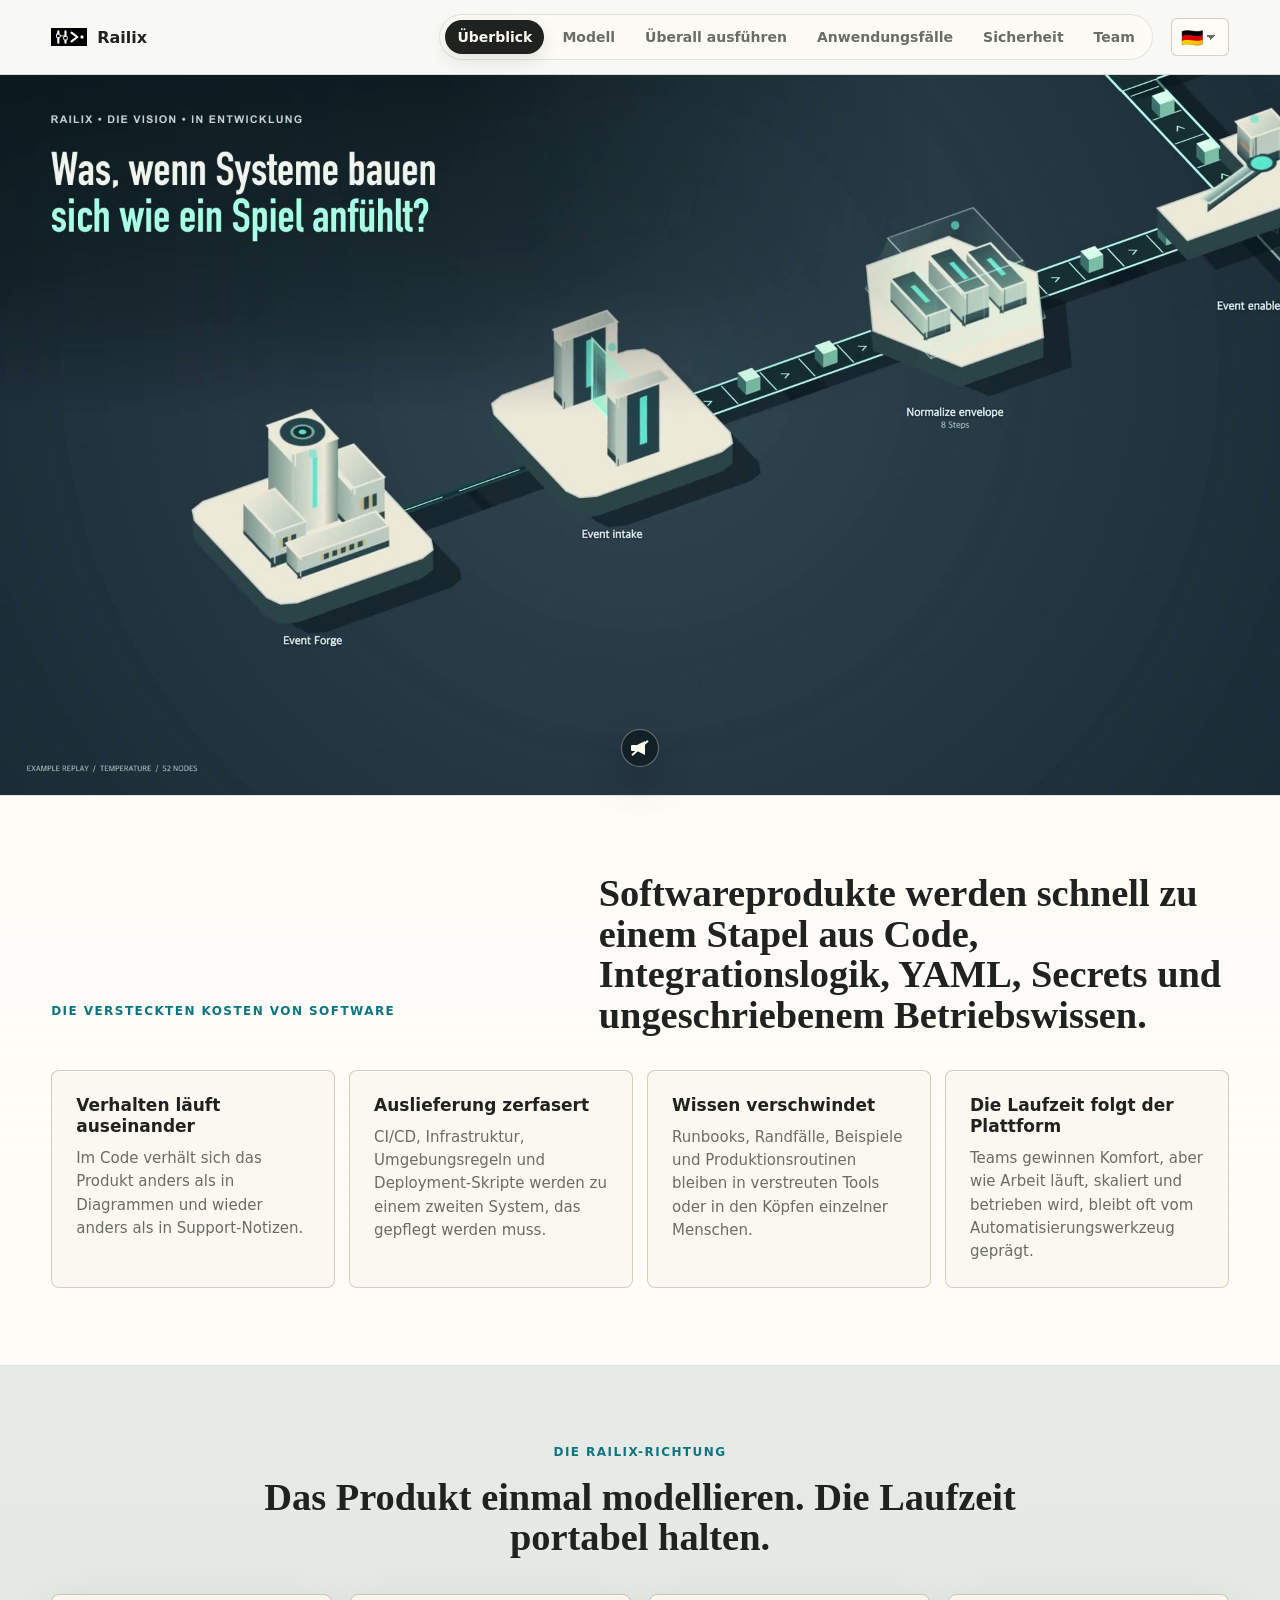
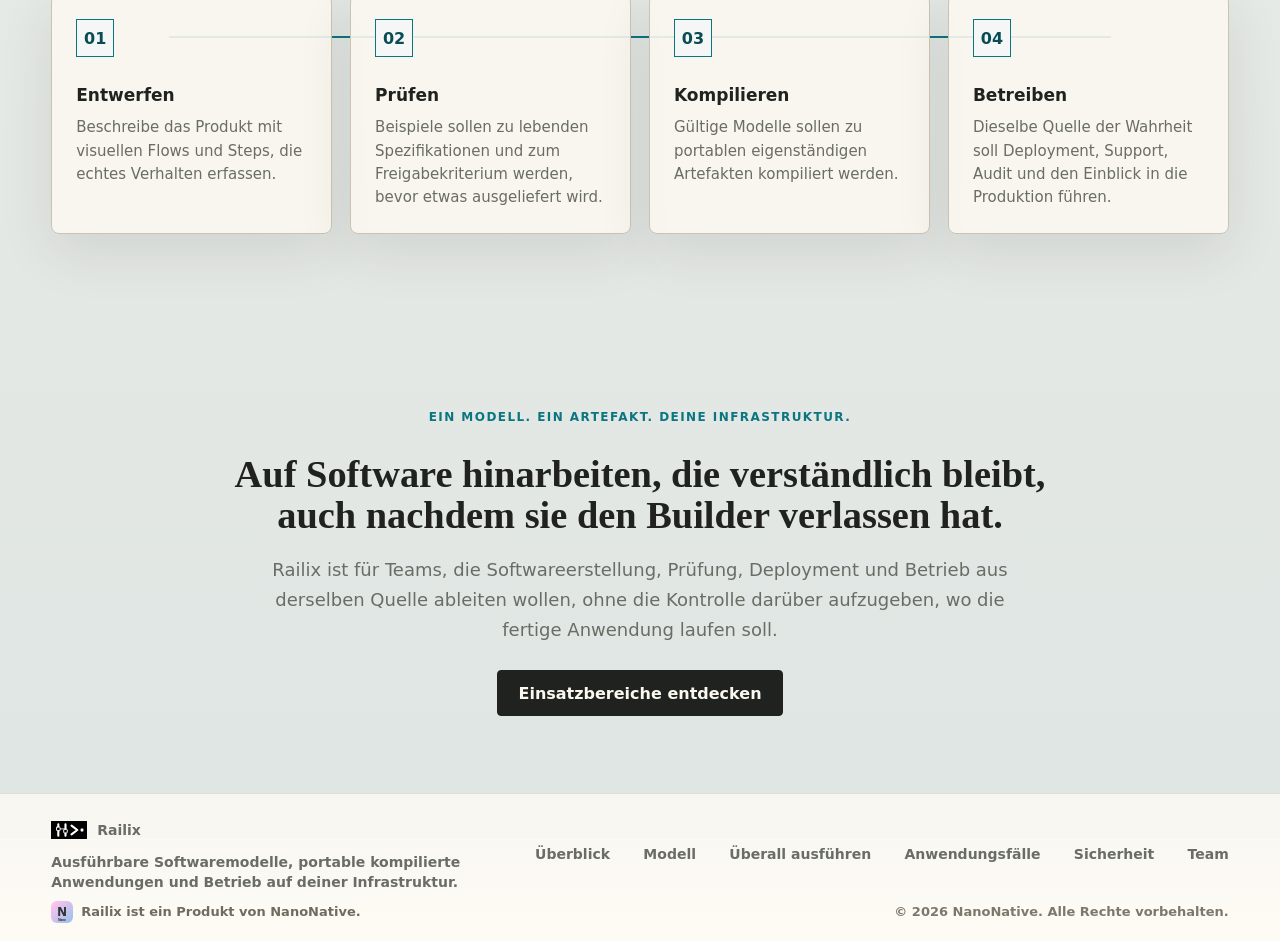
<file: index.html>
<!doctype html>
<html lang="de">
  <head>
    <meta charset="UTF-8" />
    <meta name="viewport" content="width=device-width, initial-scale=1.0" />
    <meta
      name="description"
      content="Railix wird gebaut, damit Teams Softwareprodukte aus einem visuellen ausführbaren Modell modellieren, prüfen, kompilieren, bereitstellen und betreiben können."
    />
    <meta name="author" content="NanoNative Team" />
    <meta name="publisher" content="NanoNative" />
    <link rel="canonical" href="https://railix.mitbauen.space/" />
    <meta property="og:type" content="website" />
    <meta property="og:site_name" content="Railix" />
    <meta property="og:url" content="https://railix.mitbauen.space/" />
    <meta property="og:title" content="Railix | Softwareprodukte aus einem ausführbaren Modell" />
    <meta
      property="og:description"
      content="Railix wird gebaut, damit Teams Softwareprodukte aus einem visuellen ausführbaren Modell modellieren, prüfen, kompilieren, bereitstellen und betreiben können."
    />
    <meta property="og:image" content="https://railix.mitbauen.space/public/railix-vision-de-poster.jpg" />
    <meta property="og:image:secure_url" content="https://railix.mitbauen.space/public/railix-vision-de-poster.jpg" />
    <meta property="og:image:type" content="image/jpeg" />
    <meta property="og:image:width" content="1920" />
    <meta property="og:image:height" content="1080" />
    <meta property="og:image:alt" content="Railix Creator model preview" />
    <meta name="twitter:card" content="summary_large_image" />
    <meta name="twitter:title" content="Railix | Softwareprodukte aus einem ausführbaren Modell" />
    <meta
      name="twitter:description"
      content="Railix wird gebaut, damit Teams Softwareprodukte aus einem visuellen ausführbaren Modell modellieren, prüfen, kompilieren, bereitstellen und betreiben können."
    />
    <meta name="twitter:image" content="https://railix.mitbauen.space/public/railix-vision-de-poster.jpg" />
    <title>Railix | Softwareprodukte aus einem ausführbaren Modell</title>
    <link rel="icon" href="public/railix-favicon.ico" sizes="any" />
    <link rel="icon" href="public/railix-app-icon.svg" type="image/svg+xml" />
    <link rel="apple-touch-icon" href="public/apple-touch-icon.png" />
    <link rel="manifest" href="site.webmanifest" />
    <meta name="theme-color" content="#071316" />
    <link rel="stylesheet" href="styles.css" />
    <script src="messages/de.js" defer></script>
    <script src="messages/en.js" defer></script>
    <script src="i18n.js" defer></script>
  </head>
  <body data-page="home">
    <header class="site-header">
      <a class="brand" href="index.html" aria-label="Railix Startseite">
        <span class="brand-mark"><img src="public/railix-mark.svg" alt="" /></span>
        <span>Railix</span>
      </a>
      <div class="header-actions">
        <button class="menu-toggle" type="button" aria-expanded="false" aria-controls="site-navigation" hidden></button>
        <nav id="site-navigation" class="site-tabs" aria-label="Hauptnavigation">
          <a class="active" href="index.html" data-i18n="nav.overview">Überblick</a>
          <a href="model.html" data-i18n="nav.model">Modell</a>
          <a href="run-anywhere.html" data-i18n="nav.runAnywhere">Überall ausführen</a>
          <a href="use-cases.html" data-i18n="nav.useCases">Anwendungsfälle</a>
          <a href="security.html" data-i18n="nav.security">Sicherheit</a>
          <a href="team.html" data-i18n="nav.team">Team</a>
        </nav>
        <div class="language-switch" aria-label="Sprache wählen">
          <select data-language-switch aria-label="Sprache wählen">
            <option value="de">🇩🇪</option>
            <option value="en">🇬🇧</option>
          </select>
        </div>
      </div>
    </header>

    <main>
      <section class="vision-hero" aria-label="Railix product video">
        <video
          autoplay
          muted
          loop
          playsinline
          preload="auto"
          poster="public/railix-vision-de-poster.jpg"
          aria-label="Railix product video"
          data-focus-video
          data-localized-video
          data-video-src-de="public/railix-vision-de.mp4"
          data-video-poster-de="public/railix-vision-de-poster.jpg"
          data-video-src-en="public/railix-vision.mp4"
          data-video-poster-en="public/railix-vision-poster.jpg"
        ></video>
        <button class="video-audio-toggle" type="button" aria-label="Muted" aria-pressed="false" data-audio-toggle-button data-muted-label="Muted" data-unmuted-label="Sound on">
          <span class="sound-icon" aria-hidden="true"></span>
        </button>
      </section>

      <section class="problem section-band">
        <div class="section-heading">
          <p class="eyebrow" data-i18n="home.problemEyebrow">Die versteckten Kosten von Software</p>
          <h2 data-i18n="home.problemTitle">Softwareprodukte werden schnell zu einem Stapel aus Code, Integrationslogik, YAML, Secrets und ungeschriebenem Betriebswissen.</h2>
        </div>
        <div class="problem-grid">
          <article>
            <h3 data-i18n="home.driftTitle">Verhalten läuft auseinander</h3>
            <p data-i18n="home.driftText">Im Code verhält sich das Produkt anders als in Diagrammen und wieder anders als in Support-Notizen.</p>
          </article>
          <article>
            <h3 data-i18n="home.deliveryTitle">Auslieferung zerfasert</h3>
            <p data-i18n="home.deliveryText">CI/CD, Infrastruktur, Umgebungsregeln und Deployment-Skripte werden zu einem zweiten System, das gepflegt werden muss.</p>
          </article>
          <article>
            <h3 data-i18n="home.knowledgeTitle">Wissen verschwindet</h3>
            <p data-i18n="home.knowledgeText">Runbooks, Randfälle, Beispiele und Produktionsroutinen bleiben in verstreuten Tools oder in den Köpfen einzelner Menschen.</p>
          </article>
          <article>
            <h3 data-i18n="home.lockinTitle">Die Laufzeit folgt der Plattform</h3>
            <p data-i18n="home.lockinText">Teams gewinnen Komfort, aber wie Arbeit läuft, skaliert und betrieben wird, bleibt oft vom Automatisierungswerkzeug geprägt.</p>
          </article>
        </div>
      </section>

      <section class="model">
        <div class="section-heading narrow">
          <p class="eyebrow" data-i18n="home.shiftEyebrow">Die Railix-Richtung</p>
          <h2 data-i18n="home.shiftTitle">Das Produkt einmal modellieren. Die Laufzeit portabel halten.</h2>
        </div>

        <div class="flow-line" aria-label="Railix Prozess">
          <article>
            <span>01</span>
            <h3 data-i18n="home.designTitle">Entwerfen</h3>
            <p data-i18n="home.designText">Beschreibe das Produkt mit visuellen Flows und Steps, die echtes Verhalten erfassen.</p>
          </article>
          <article>
            <span>02</span>
            <h3 data-i18n="home.verifyTitle">Prüfen</h3>
            <p data-i18n="home.verifyText">Beispiele sollen zu lebenden Spezifikationen und zum Freigabekriterium werden, bevor etwas ausgeliefert wird.</p>
          </article>
          <article>
            <span>03</span>
            <h3 data-i18n="home.compileTitle">Kompilieren</h3>
            <p data-i18n="home.compileText">Gültige Modelle sollen zu portablen eigenständigen Artefakten kompiliert werden.</p>
          </article>
          <article>
            <span>04</span>
            <h3 data-i18n="home.operateTitle">Betreiben</h3>
            <p data-i18n="home.operateText">Dieselbe Quelle der Wahrheit soll Deployment, Support, Audit und den Einblick in die Produktion führen.</p>
          </article>
        </div>
      </section>

      <section class="final-callout">
        <p class="eyebrow" data-i18n="home.finalEyebrow">Ein Modell. Ein Artefakt. Deine Infrastruktur.</p>
        <h2 data-i18n="home.finalTitle">Auf Software hinarbeiten, die verständlich bleibt, auch nachdem sie den Builder verlassen hat.</h2>
        <p data-i18n="home.finalText">
          Railix ist für Teams, die Softwareerstellung, Prüfung, Deployment und Betrieb aus derselben Quelle ableiten wollen, ohne die Kontrolle darüber aufzugeben, wo die fertige Anwendung laufen soll.
        </p>
        <a class="button primary" href="use-cases.html" data-i18n="home.finalCta">Einsatzbereiche entdecken</a>
      </section>
    </main>

    <footer class="site-footer">
      <div class="footer-brand">
        <a class="brand footer-logo" href="index.html" aria-label="Railix Startseite">
          <span class="brand-mark"><img src="public/railix-mark.svg" alt="" /></span>
          <span>Railix</span>
        </a>
        <p data-i18n="footer.tagline">Ausführbare Softwaremodelle, portable kompilierte Anwendungen und Betrieb auf deiner Infrastruktur.</p>
        <a class="footer-publisher" href="https://nanonative.org/">
          <img src="public/nanonative-mark.svg" alt="" />
          <span data-i18n="footer.publisher">Railix ist ein Produkt von NanoNative.</span>
        </a>
        <span class="footer-copyright" data-i18n="footer.copyright">© 2026 NanoNative. Alle Rechte vorbehalten.</span>
      </div>
      <nav class="footer-links" aria-label="Footer Navigation">
        <a href="index.html" data-i18n="nav.overview">Überblick</a>
        <a href="model.html" data-i18n="nav.model">Modell</a>
        <a href="run-anywhere.html" data-i18n="nav.runAnywhere">Überall ausführen</a>
        <a href="use-cases.html" data-i18n="nav.useCases">Anwendungsfälle</a>
        <a href="security.html" data-i18n="nav.security">Sicherheit</a>
        <a href="team.html" data-i18n="nav.team">Team</a>
      </nav>
    </footer>
  </body>
</html>
</file>
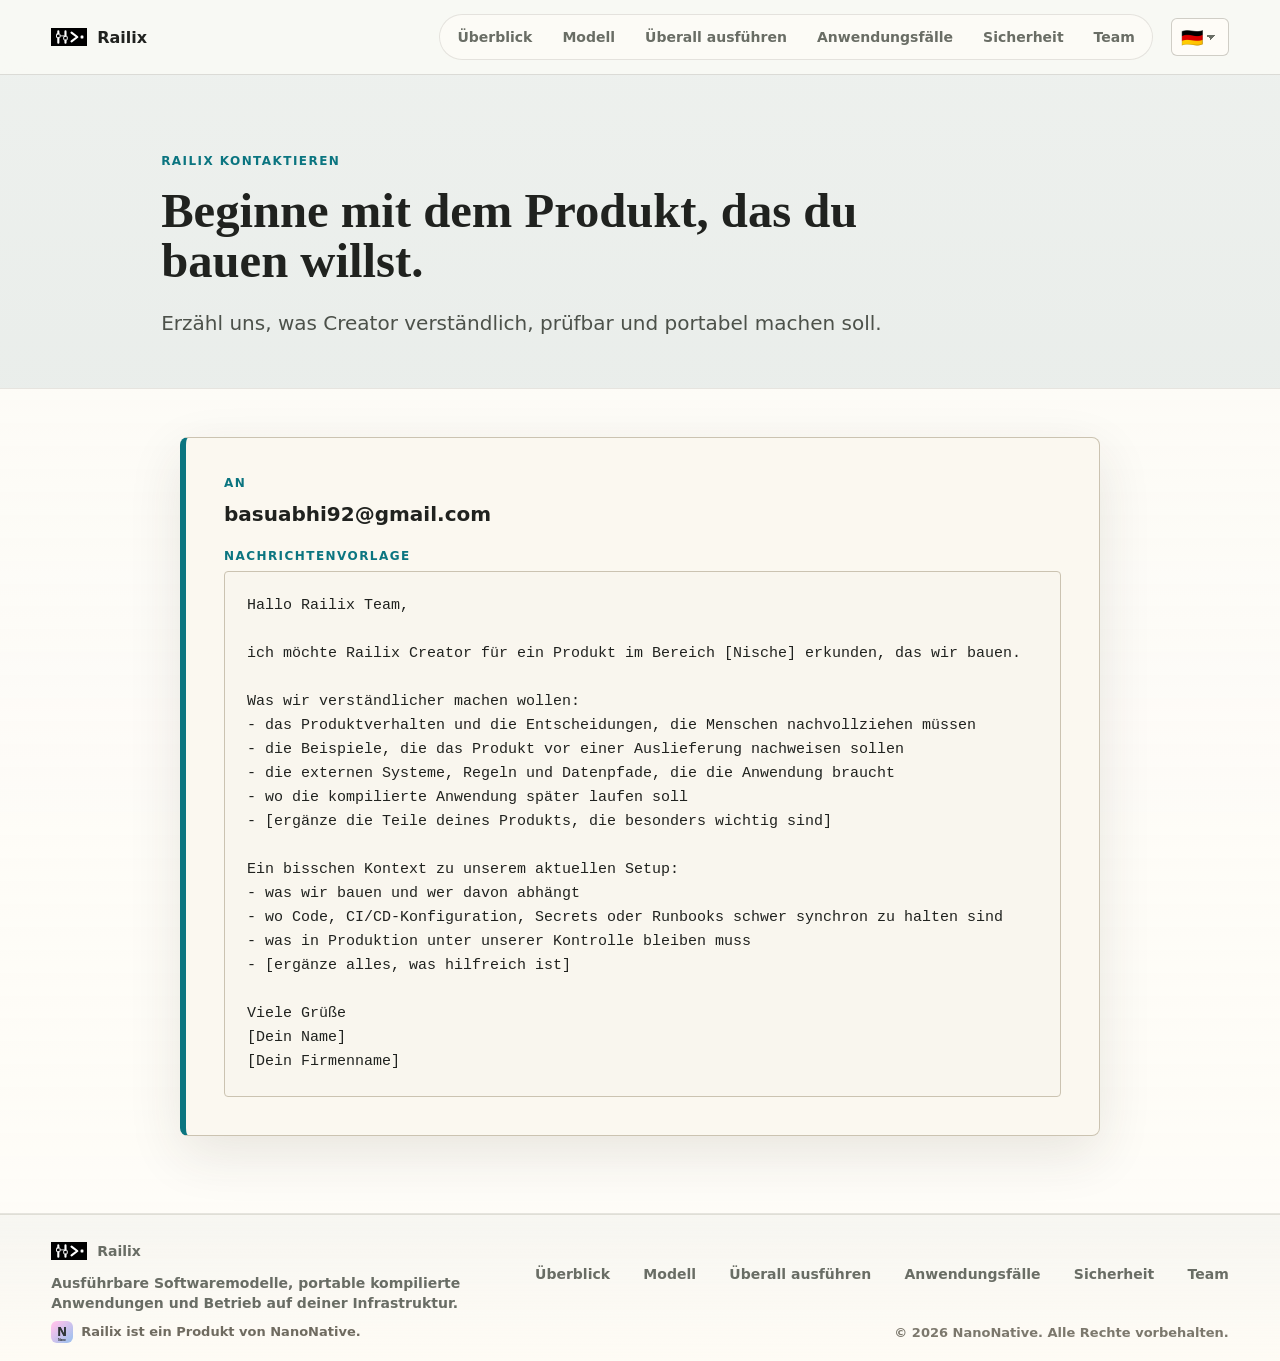
<file: contact.html>
<!doctype html>
<html lang="de">
  <head>
    <meta charset="UTF-8" />
    <meta name="viewport" content="width=device-width, initial-scale=1.0" />
    <meta name="description" content="Kontaktiere Railix mit einer kopierbaren E-Mail-Vorlage. Keine automatische Weiterleitung und kein Mail-Client-Handoff." />
    <meta name="author" content="NanoNative Team" />
    <meta name="publisher" content="NanoNative" />
    <title>Railix | Kontakt</title>
    <link rel="icon" href="public/railix-favicon.ico" sizes="any" />
    <link rel="icon" href="public/railix-app-icon.svg" type="image/svg+xml" />
    <link rel="apple-touch-icon" href="public/apple-touch-icon.png" />
    <link rel="manifest" href="site.webmanifest" />
    <meta name="theme-color" content="#071316" />
    <link rel="stylesheet" href="styles.css" />
    <script src="messages/de.js" defer></script>
    <script src="messages/en.js" defer></script>
    <script src="i18n.js" defer></script>
  </head>
  <body data-page="contact">
    <header class="site-header">
      <a class="brand" href="index.html" aria-label="Railix Startseite"><span class="brand-mark"><img src="public/railix-mark.svg" alt="" /></span><span>Railix</span></a>
      <div class="header-actions">
        <button class="menu-toggle" type="button" aria-expanded="false" aria-controls="site-navigation" hidden></button>
        <nav id="site-navigation" class="site-tabs" aria-label="Hauptnavigation">
          <a href="index.html" data-i18n="nav.overview">Überblick</a>
          <a href="model.html" data-i18n="nav.model">Modell</a>
          <a href="run-anywhere.html" data-i18n="nav.runAnywhere">Überall ausführen</a>
          <a href="use-cases.html" data-i18n="nav.useCases">Anwendungsfälle</a>
          <a href="security.html" data-i18n="nav.security">Sicherheit</a>
          <a href="team.html" data-i18n="nav.team">Team</a>
        </nav>
        <div class="language-switch" aria-label="Sprache wählen">
          <select data-language-switch aria-label="Sprache wählen">
            <option value="de">🇩🇪</option>
            <option value="en">🇬🇧</option>
          </select>
        </div>
      </div>
    </header>

    <main>
      <section class="page-hero contact-hero">
        <p class="eyebrow" data-i18n="contact.eyebrow">Railix kontaktieren</p>
        <h1 data-i18n="contact.h1">Beginne mit dem Produkt, das du bauen willst.</h1>
        <p data-i18n="contact.intro">Erzähl uns, was Creator verständlich, prüfbar und portabel machen soll.</p>
      </section>

      <section class="contact-section section-band">
        <div class="contact-card">
          <div class="contact-field">
            <span data-i18n="contact.to">An</span>
            <p>basuabhi92@gmail.com</p>
          </div>
          <div class="message-draft" aria-label="E-Mail-Entwurf">
            <span data-i18n="contact.draft">Nachrichtenvorlage</span>
            <pre data-i18n="contact.message">Hallo Railix Team,

ich möchte Railix Creator für ein Produkt im Bereich [Nische] erkunden, das wir bauen.

Was wir verständlicher machen wollen:
- das Produktverhalten und die Entscheidungen, die Menschen nachvollziehen müssen
- die Beispiele, die das Produkt vor einer Auslieferung nachweisen sollen
- die externen Systeme, Regeln und Datenpfade, die die Anwendung braucht
- wo die kompilierte Anwendung später laufen soll
- [ergänze die Teile deines Produkts, die besonders wichtig sind]

Ein bisschen Kontext zu unserem aktuellen Setup:
- was wir bauen und wer davon abhängt
- wo Code, CI/CD-Konfiguration, Secrets oder Runbooks schwer synchron zu halten sind
- was in Produktion unter unserer Kontrolle bleiben muss
- [ergänze alles, was hilfreich ist]

Viele Grüße
[Dein Name]
[Dein Firmenname]</pre>
          </div>
        </div>
      </section>
    </main>

    <footer class="site-footer">
      <div class="footer-brand">
        <a class="brand footer-logo" href="index.html" aria-label="Railix Startseite">
          <span class="brand-mark"><img src="public/railix-mark.svg" alt="" /></span>
          <span>Railix</span>
        </a>
        <p data-i18n="footer.tagline">Ausführbare Softwaremodelle, portable kompilierte Anwendungen und Betrieb auf deiner Infrastruktur.</p>
        <a class="footer-publisher" href="https://nanonative.org/">
          <img src="public/nanonative-mark.svg" alt="" />
          <span data-i18n="footer.publisher">Railix ist ein Produkt von NanoNative.</span>
        </a>
        <span class="footer-copyright" data-i18n="footer.copyright">© 2026 NanoNative. Alle Rechte vorbehalten.</span>
      </div>
      <nav class="footer-links" aria-label="Footer Navigation">
        <a href="index.html" data-i18n="nav.overview">Überblick</a>
        <a href="model.html" data-i18n="nav.model">Modell</a>
        <a href="run-anywhere.html" data-i18n="nav.runAnywhere">Überall ausführen</a>
        <a href="use-cases.html" data-i18n="nav.useCases">Anwendungsfälle</a>
        <a href="security.html" data-i18n="nav.security">Sicherheit</a>
        <a href="team.html" data-i18n="nav.team">Team</a>
      </nav>
    </footer>
  </body>
</html>
</file>
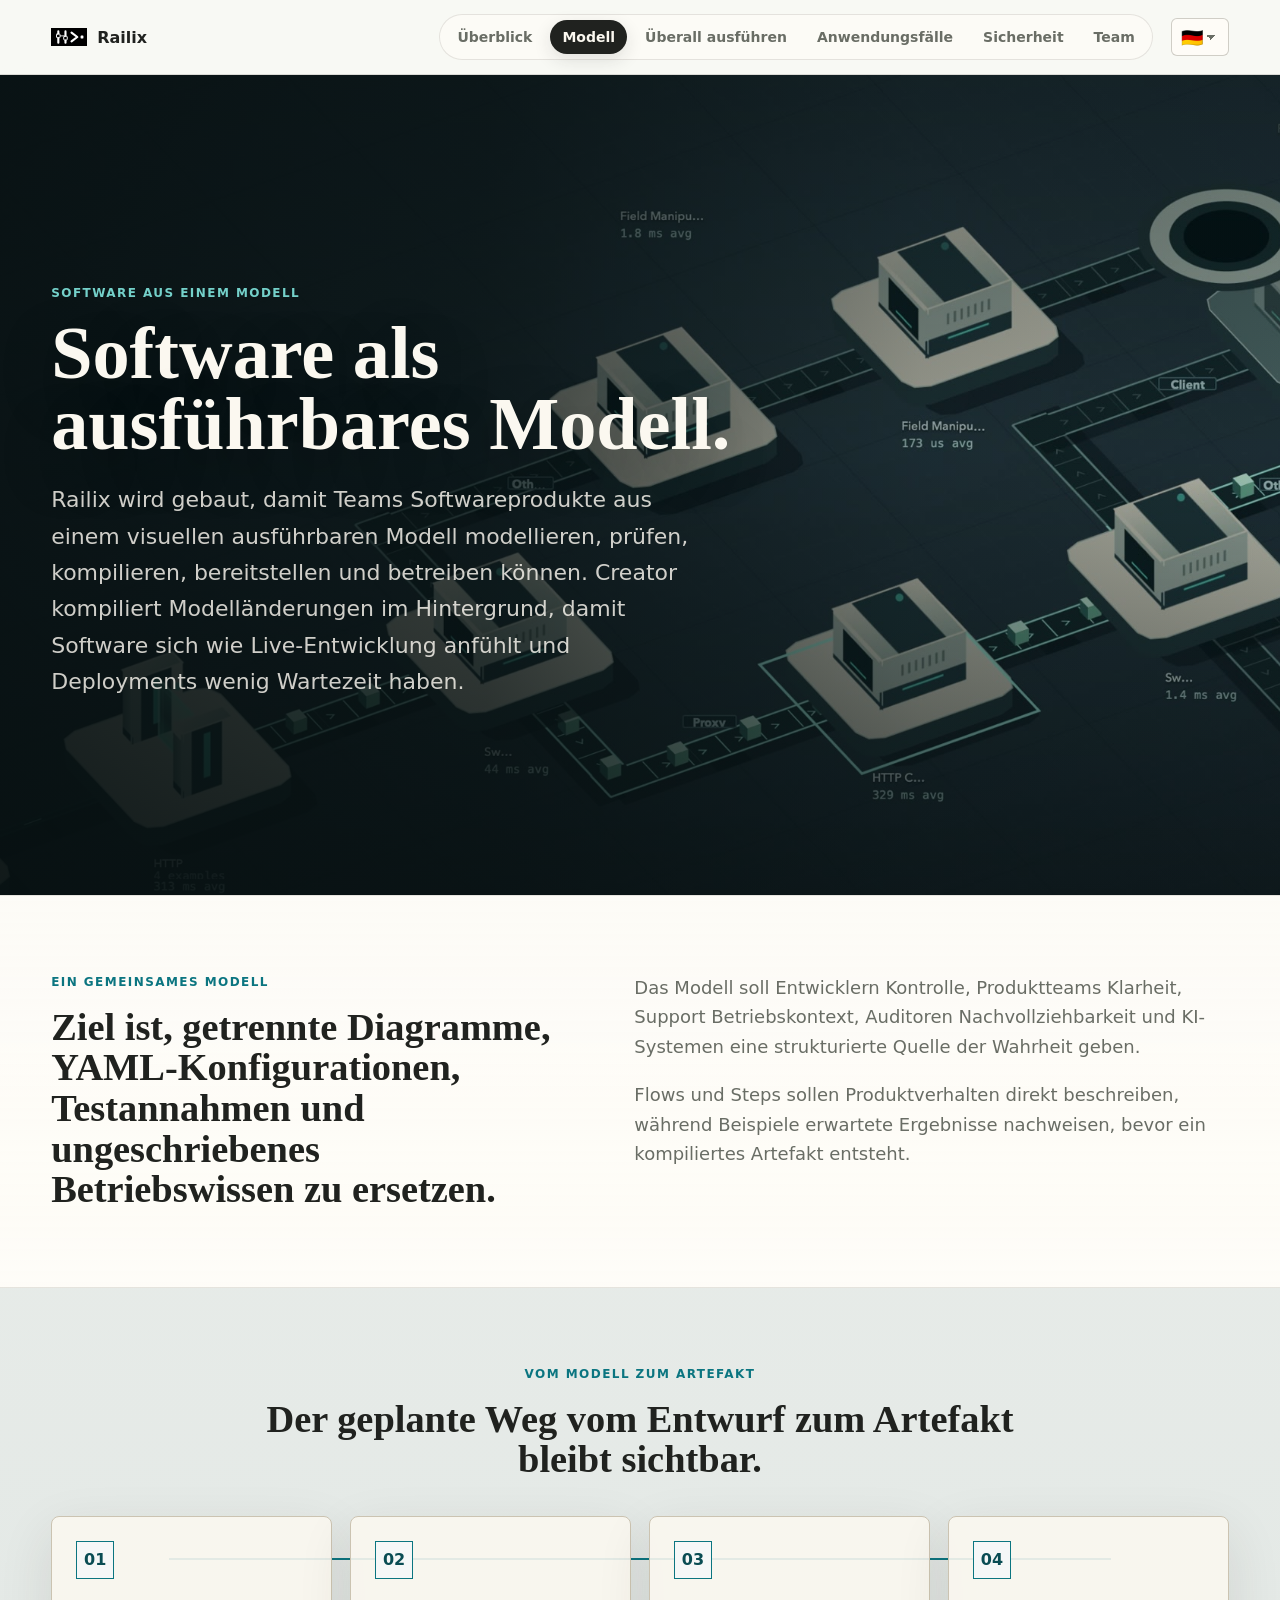
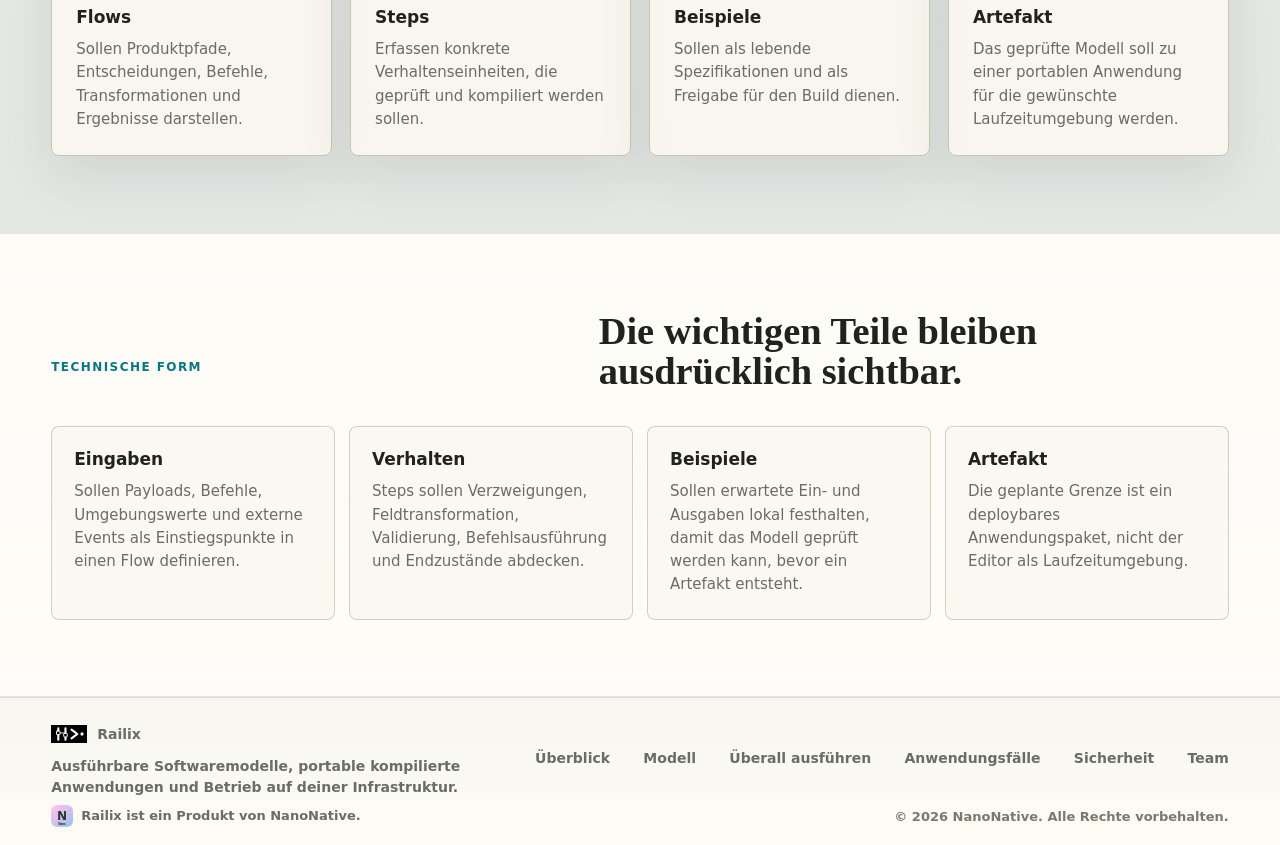
<file: model.html>
<!doctype html>
<html lang="de">
  <head>
    <meta charset="UTF-8" />
    <meta name="viewport" content="width=device-width, initial-scale=1.0" />
    <meta
      name="description"
      content="Railix Creator wird rund um ein visuelles ausführbares Modell gebaut, das Teams und KI-Systeme verstehen und auswerten können."
    />
    <meta name="author" content="NanoNative Team" />
    <meta name="publisher" content="NanoNative" />
    <title>Railix | Das Modell</title>
    <link rel="icon" href="public/railix-favicon.ico" sizes="any" />
    <link rel="icon" href="public/railix-app-icon.svg" type="image/svg+xml" />
    <link rel="apple-touch-icon" href="public/apple-touch-icon.png" />
    <link rel="manifest" href="site.webmanifest" />
    <meta name="theme-color" content="#071316" />
    <link rel="stylesheet" href="styles.css" />
    <script src="messages/de.js" defer></script>
    <script src="messages/en.js" defer></script>
    <script src="i18n.js" defer></script>
  </head>
  <body data-page="model">
    <header class="site-header">
      <a class="brand" href="index.html" aria-label="Railix Startseite"><span class="brand-mark"><img src="public/railix-mark.svg" alt="" /></span><span>Railix</span></a>
      <div class="header-actions">
        <button class="menu-toggle" type="button" aria-expanded="false" aria-controls="site-navigation" hidden></button>
        <nav id="site-navigation" class="site-tabs" aria-label="Hauptnavigation">
          <a href="index.html" data-i18n="nav.overview">Überblick</a>
          <a class="active" href="model.html" data-i18n="nav.model">Modell</a>
          <a href="run-anywhere.html" data-i18n="nav.runAnywhere">Überall ausführen</a>
          <a href="use-cases.html" data-i18n="nav.useCases">Anwendungsfälle</a>
          <a href="security.html" data-i18n="nav.security">Sicherheit</a>
          <a href="team.html" data-i18n="nav.team">Team</a>
        </nav>
        <div class="language-switch" aria-label="Sprache wählen">
          <select data-language-switch aria-label="Sprache wählen">
            <option value="de">🇩🇪</option>
            <option value="en">🇬🇧</option>
          </select>
        </div>
      </div>
    </header>

    <main>
      <section class="hero hero-with-video">
        <div class="hero-background" aria-hidden="true">
          <video autoplay muted loop playsinline preload="metadata" poster="public/railix-hero-background-poster.jpg">
            <source src="public/railix-hero-background.mp4" type="video/mp4" />
          </video>
        </div>
        <div class="hero-copy">
          <p class="eyebrow" data-i18n="home.eyebrow">Software aus einem Modell</p>
          <h1 data-i18n="home.h1">Software als ausführbares Modell.</h1>
          <p class="hero-text" data-i18n="home.intro">
            Railix wird gebaut, damit Teams Softwareprodukte aus einem visuellen ausführbaren Modell modellieren, prüfen, kompilieren, bereitstellen und betreiben können. Creator kompiliert Modelländerungen im Hintergrund, damit Software sich wie Live-Entwicklung anfühlt und Deployments wenig Wartezeit haben.
          </p>
        </div>
      </section>

      <section class="two-column section-band">
        <div>
          <p class="eyebrow" data-i18n="model.sharedEyebrow">Ein gemeinsames Modell</p>
          <h2 data-i18n="model.sharedTitle">Ziel ist, getrennte Diagramme, YAML-Konfigurationen, Testannahmen und ungeschriebenes Betriebswissen zu ersetzen.</h2>
        </div>
        <div class="stacked-copy">
          <p data-i18n="model.sharedText1">Das Modell soll Entwicklern Kontrolle, Produktteams Klarheit, Support Betriebskontext, Auditoren Nachvollziehbarkeit und KI-Systemen eine strukturierte Quelle der Wahrheit geben.</p>
          <p data-i18n="model.sharedText2">Flows und Steps sollen Produktverhalten direkt beschreiben, während Beispiele erwartete Ergebnisse nachweisen, bevor ein kompiliertes Artefakt entsteht.</p>
        </div>
      </section>

      <section class="model">
        <div class="section-heading narrow">
          <p class="eyebrow" data-i18n="model.pathEyebrow">Vom Modell zum Artefakt</p>
          <h2 data-i18n="model.pathTitle">Der geplante Weg vom Entwurf zum Artefakt bleibt sichtbar.</h2>
        </div>
        <div class="flow-line" aria-label="Railix Modellprozess">
          <article><span>01</span><h3>Flows</h3><p data-i18n="model.flowsText">Sollen Produktpfade, Entscheidungen, Befehle, Transformationen und Ergebnisse darstellen.</p></article>
          <article><span>02</span><h3>Steps</h3><p data-i18n="model.stepsText">Erfassen konkrete Verhaltenseinheiten, die geprüft und kompiliert werden sollen.</p></article>
          <article><span>03</span><h3 data-i18n="model.examplesTitle">Beispiele</h3><p data-i18n="model.examplesText">Sollen als lebende Spezifikationen und als Freigabe für den Build dienen.</p></article>
          <article><span>04</span><h3 data-i18n="model.artifactTitle">Artefakt</h3><p data-i18n="model.artifactText">Das geprüfte Modell soll zu einer portablen Anwendung für die gewünschte Laufzeitumgebung werden.</p></article>
        </div>
      </section>

      <section class="technical section-band">
        <div class="section-heading">
          <p class="eyebrow" data-i18n="model.technicalEyebrow">Technische Form</p>
          <h2 data-i18n="model.technicalTitle">Die wichtigen Teile bleiben ausdrücklich sichtbar.</h2>
        </div>
        <div class="technical-grid">
          <article><h3 data-i18n="model.inputsTitle">Eingaben</h3><p data-i18n="model.inputsText">Sollen Payloads, Befehle, Umgebungswerte und externe Events als Einstiegspunkte in einen Flow definieren.</p></article>
          <article><h3 data-i18n="model.behaviorTitle">Verhalten</h3><p data-i18n="model.behaviorText">Steps sollen Verzweigungen, Feldtransformation, Validierung, Befehlsausführung und Endzustände abdecken.</p></article>
          <article><h3 data-i18n="model.examplesTitle">Beispiele</h3><p data-i18n="model.technicalExamplesText">Sollen erwartete Ein- und Ausgaben lokal festhalten, damit das Modell geprüft werden kann, bevor ein Artefakt entsteht.</p></article>
          <article><h3 data-i18n="model.artifactTitle">Artefakt</h3><p data-i18n="model.technicalArtifactText">Die geplante Grenze ist ein deploybares Anwendungspaket, nicht der Editor als Laufzeitumgebung.</p></article>
        </div>
      </section>
    </main>

    <footer class="site-footer">
      <div class="footer-brand">
        <a class="brand footer-logo" href="index.html" aria-label="Railix Startseite">
          <span class="brand-mark"><img src="public/railix-mark.svg" alt="" /></span>
          <span>Railix</span>
        </a>
        <p data-i18n="footer.tagline">Ausführbare Softwaremodelle, portable kompilierte Anwendungen und Betrieb auf deiner Infrastruktur.</p>
        <a class="footer-publisher" href="https://nanonative.org/">
          <img src="public/nanonative-mark.svg" alt="" />
          <span data-i18n="footer.publisher">Railix ist ein Produkt von NanoNative.</span>
        </a>
        <span class="footer-copyright" data-i18n="footer.copyright">© 2026 NanoNative. Alle Rechte vorbehalten.</span>
      </div>
      <nav class="footer-links" aria-label="Footer Navigation">
        <a href="index.html" data-i18n="nav.overview">Überblick</a>
        <a href="model.html" data-i18n="nav.model">Modell</a>
        <a href="run-anywhere.html" data-i18n="nav.runAnywhere">Überall ausführen</a>
        <a href="use-cases.html" data-i18n="nav.useCases">Anwendungsfälle</a>
        <a href="security.html" data-i18n="nav.security">Sicherheit</a>
        <a href="team.html" data-i18n="nav.team">Team</a>
      </nav>
    </footer>
  </body>
</html>
</file>
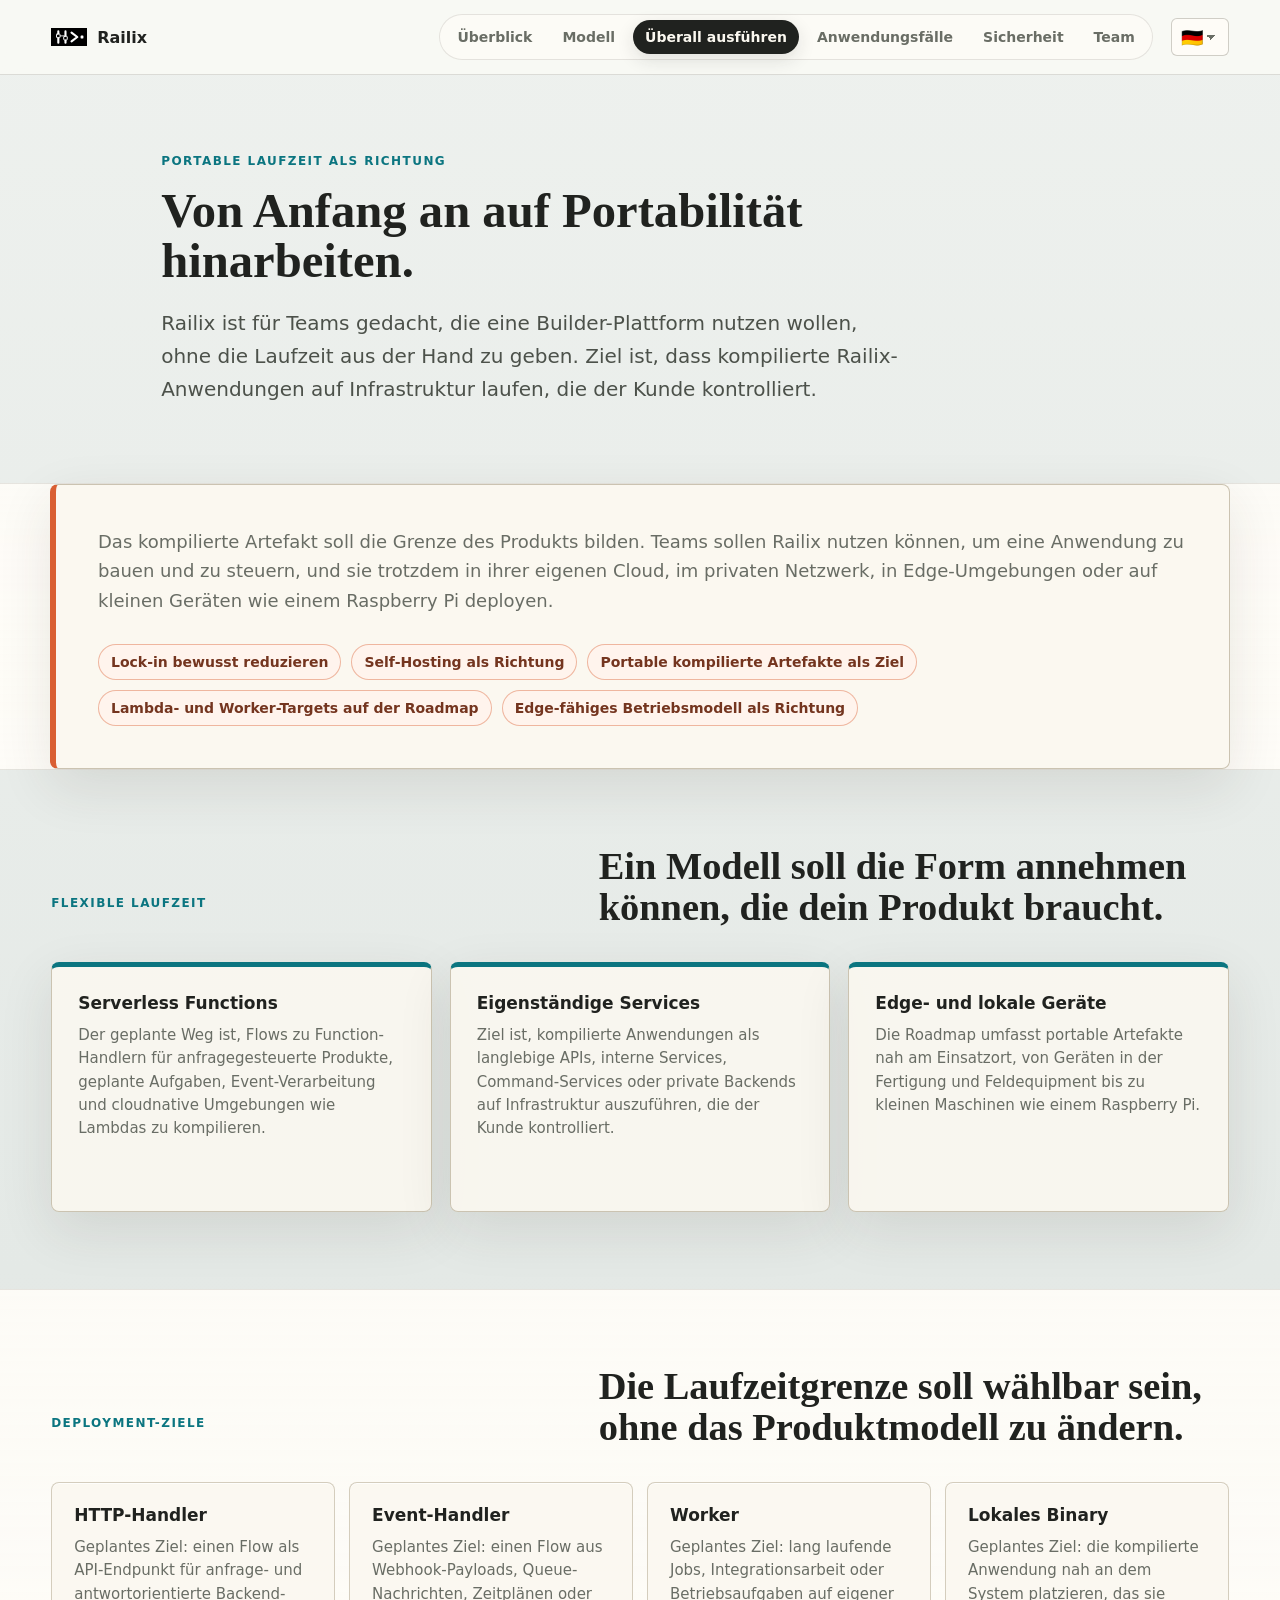
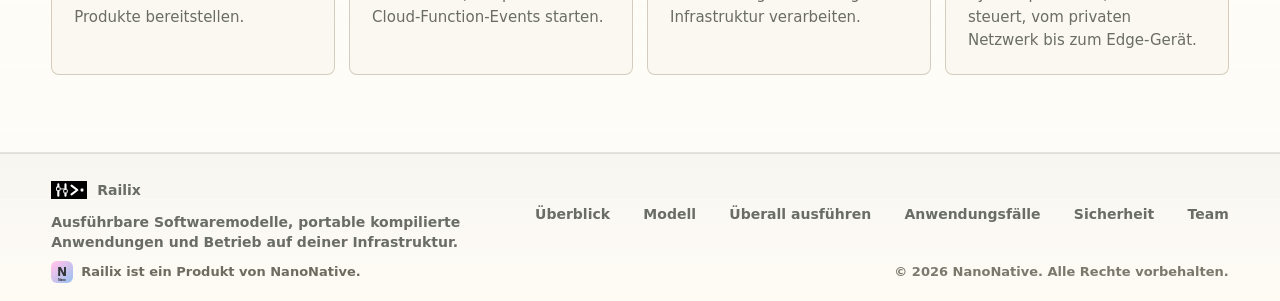
<file: run-anywhere.html>
<!doctype html>
<html lang="de">
  <head>
    <meta charset="UTF-8" />
    <meta name="viewport" content="width=device-width, initial-scale=1.0" />
    <meta name="description" content="Railix ist auf portable Anwendungen ausgerichtet, die auf vom Kunden kontrollierter Infrastruktur laufen sollen, von Lambdas und Workern bis zu Services und Edge-Geräten." />
    <meta name="author" content="NanoNative Team" />
    <meta name="publisher" content="NanoNative" />
    <title>Railix | Überall ausführen</title>
    <link rel="icon" href="public/railix-favicon.ico" sizes="any" />
    <link rel="icon" href="public/railix-app-icon.svg" type="image/svg+xml" />
    <link rel="apple-touch-icon" href="public/apple-touch-icon.png" />
    <link rel="manifest" href="site.webmanifest" />
    <meta name="theme-color" content="#071316" />
    <link rel="stylesheet" href="styles.css" />
    <script src="messages/de.js" defer></script>
    <script src="messages/en.js" defer></script>
    <script src="i18n.js" defer></script>
  </head>
  <body data-page="run">
    <header class="site-header">
      <a class="brand" href="index.html" aria-label="Railix Startseite"><span class="brand-mark"><img src="public/railix-mark.svg" alt="" /></span><span>Railix</span></a>
      <div class="header-actions">
        <button class="menu-toggle" type="button" aria-expanded="false" aria-controls="site-navigation" hidden></button>
        <nav id="site-navigation" class="site-tabs" aria-label="Hauptnavigation">
          <a href="index.html" data-i18n="nav.overview">Überblick</a>
          <a href="model.html" data-i18n="nav.model">Modell</a>
          <a class="active" href="run-anywhere.html" data-i18n="nav.runAnywhere">Überall ausführen</a>
          <a href="use-cases.html" data-i18n="nav.useCases">Anwendungsfälle</a>
          <a href="security.html" data-i18n="nav.security">Sicherheit</a>
          <a href="team.html" data-i18n="nav.team">Team</a>
        </nav>
        <div class="language-switch" aria-label="Sprache wählen">
          <select data-language-switch aria-label="Sprache wählen">
            <option value="de">🇩🇪</option>
            <option value="en">🇬🇧</option>
          </select>
        </div>
      </div>
    </header>

    <main>
      <section class="page-hero">
        <p class="eyebrow" data-i18n="run.eyebrow">Portable Laufzeit als Richtung</p>
        <h1 data-i18n="run.h1">Von Anfang an auf Portabilität hinarbeiten.</h1>
        <p data-i18n="run.intro">Railix ist für Teams gedacht, die eine Builder-Plattform nutzen wollen, ohne die Laufzeit aus der Hand zu geben. Ziel ist, dass kompilierte Railix-Anwendungen auf Infrastruktur laufen, die der Kunde kontrolliert.</p>
      </section>

      <section class="ownership section-band">
        <div class="ownership-panel">
          <p data-i18n="run.ownership">Das kompilierte Artefakt soll die Grenze des Produkts bilden. Teams sollen Railix nutzen können, um eine Anwendung zu bauen und zu steuern, und sie trotzdem in ihrer eigenen Cloud, im privaten Netzwerk, in Edge-Umgebungen oder auf kleinen Geräten wie einem Raspberry Pi deployen.</p>
          <div class="ownership-points">
            <span data-i18n="run.pointLockin">Lock-in bewusst reduzieren</span>
            <span data-i18n="run.pointSelfHosted">Self-Hosting als Richtung</span>
            <span data-i18n="run.pointPortable">Portable kompilierte Artefakte als Ziel</span>
            <span data-i18n="run.pointLambda">Lambda- und Worker-Targets auf der Roadmap</span>
            <span data-i18n="run.pointEdge">Edge-fähiges Betriebsmodell als Richtung</span>
          </div>
        </div>
      </section>

      <section class="deployment">
        <div class="section-heading">
          <p class="eyebrow" data-i18n="run.flexibilityEyebrow">Flexible Laufzeit</p>
          <h2 data-i18n="run.flexibilityTitle">Ein Modell soll die Form annehmen können, die dein Produkt braucht.</h2>
        </div>
        <div class="deployment-grid">
          <article><h3 data-i18n="run.serverlessTitle">Serverless Functions</h3><p data-i18n="run.serverlessText">Der geplante Weg ist, Flows zu Function-Handlern für anfragegesteuerte Produkte, geplante Aufgaben, Event-Verarbeitung und cloudnative Umgebungen wie Lambdas zu kompilieren.</p></article>
          <article><h3 data-i18n="run.servicesTitle">Eigenständige Services</h3><p data-i18n="run.servicesText">Ziel ist, kompilierte Anwendungen als langlebige APIs, interne Services, Command-Services oder private Backends auf Infrastruktur auszuführen, die der Kunde kontrolliert.</p></article>
          <article><h3 data-i18n="run.edgeTitle">Edge- und lokale Geräte</h3><p data-i18n="run.edgeText">Die Roadmap umfasst portable Artefakte nah am Einsatzort, von Geräten in der Fertigung und Feldequipment bis zu kleinen Maschinen wie einem Raspberry Pi.</p></article>
        </div>
      </section>

      <section class="technical section-band">
        <div class="section-heading">
          <p class="eyebrow" data-i18n="run.targetsEyebrow">Deployment-Ziele</p>
          <h2 data-i18n="run.targetsTitle">Die Laufzeitgrenze soll wählbar sein, ohne das Produktmodell zu ändern.</h2>
        </div>
        <div class="technical-grid">
          <article><h3 data-i18n="run.httpTitle">HTTP-Handler</h3><p data-i18n="run.httpText">Geplantes Ziel: einen Flow als API-Endpunkt für anfrage- und antwortorientierte Backend-Produkte bereitstellen.</p></article>
          <article><h3 data-i18n="run.eventTitle">Event-Handler</h3><p data-i18n="run.eventText">Geplantes Ziel: einen Flow aus Webhook-Payloads, Queue-Nachrichten, Zeitplänen oder Cloud-Function-Events starten.</p></article>
          <article><h3 data-i18n="run.workerTitle">Worker</h3><p data-i18n="run.workerText">Geplantes Ziel: lang laufende Jobs, Integrationsarbeit oder Betriebsaufgaben auf eigener Infrastruktur verarbeiten.</p></article>
          <article><h3 data-i18n="run.binaryTitle">Lokales Binary</h3><p data-i18n="run.binaryText">Geplantes Ziel: die kompilierte Anwendung nah an dem System platzieren, das sie steuert, vom privaten Netzwerk bis zum Edge-Gerät.</p></article>
        </div>
      </section>
    </main>

    <footer class="site-footer">
      <div class="footer-brand">
        <a class="brand footer-logo" href="index.html" aria-label="Railix Startseite">
          <span class="brand-mark"><img src="public/railix-mark.svg" alt="" /></span>
          <span>Railix</span>
        </a>
        <p data-i18n="footer.tagline">Ausführbare Softwaremodelle, portable kompilierte Anwendungen und Betrieb auf deiner Infrastruktur.</p>
        <a class="footer-publisher" href="https://nanonative.org/">
          <img src="public/nanonative-mark.svg" alt="" />
          <span data-i18n="footer.publisher">Railix ist ein Produkt von NanoNative.</span>
        </a>
        <span class="footer-copyright" data-i18n="footer.copyright">© 2026 NanoNative. Alle Rechte vorbehalten.</span>
      </div>
      <nav class="footer-links" aria-label="Footer Navigation">
        <a href="index.html" data-i18n="nav.overview">Überblick</a>
        <a href="model.html" data-i18n="nav.model">Modell</a>
        <a href="run-anywhere.html" data-i18n="nav.runAnywhere">Überall ausführen</a>
        <a href="use-cases.html" data-i18n="nav.useCases">Anwendungsfälle</a>
        <a href="security.html" data-i18n="nav.security">Sicherheit</a>
        <a href="team.html" data-i18n="nav.team">Team</a>
      </nav>
    </footer>
  </body>
</html>
</file>
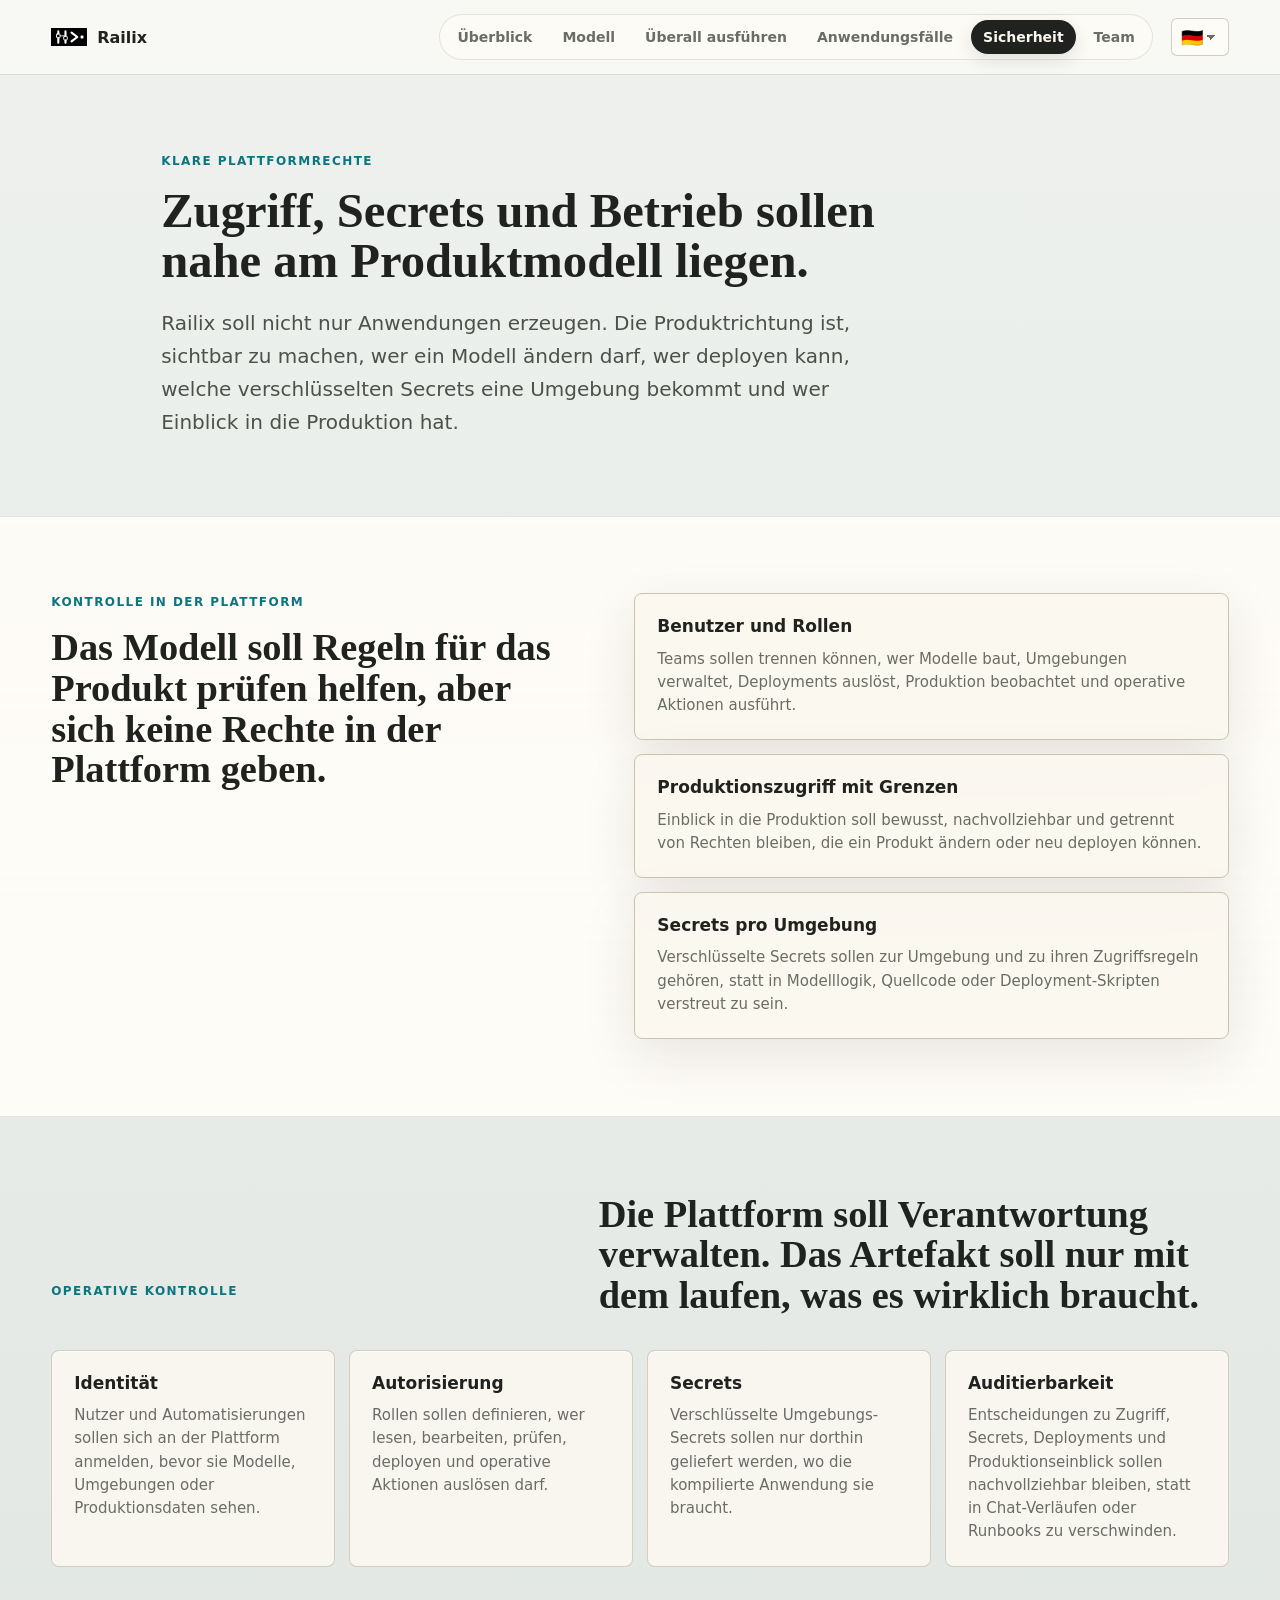
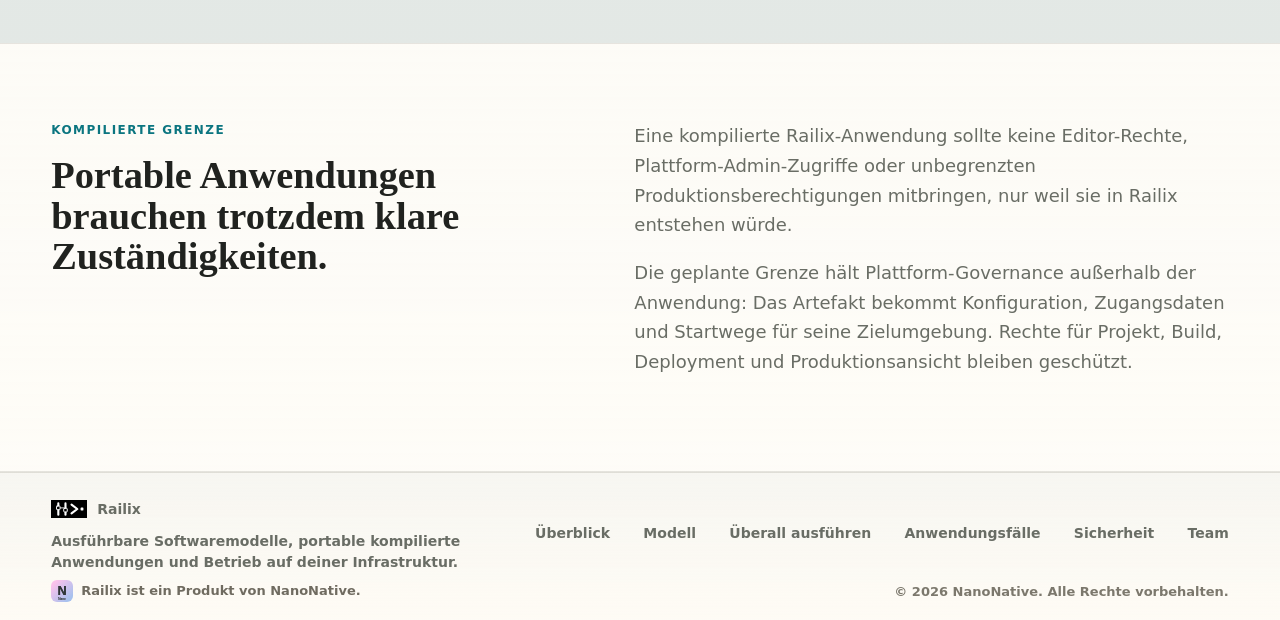
<file: security.html>
<!doctype html>
<html lang="de">
  <head>
    <meta charset="UTF-8" />
    <meta name="viewport" content="width=device-width, initial-scale=1.0" />
    <meta name="description" content="Railix wird dafür entworfen, Plattformzugriff, verschlüsselte Secrets, Rollen und Produktionseinblick rund um das Produktmodell sichtbar zu machen." />
    <meta name="author" content="NanoNative Team" />
    <meta name="publisher" content="NanoNative" />
    <title>Railix | Sicherheit</title>
    <link rel="icon" href="public/railix-favicon.ico" sizes="any" />
    <link rel="icon" href="public/railix-app-icon.svg" type="image/svg+xml" />
    <link rel="apple-touch-icon" href="public/apple-touch-icon.png" />
    <link rel="manifest" href="site.webmanifest" />
    <meta name="theme-color" content="#071316" />
    <link rel="stylesheet" href="styles.css" />
    <script src="messages/de.js" defer></script>
    <script src="messages/en.js" defer></script>
    <script src="i18n.js" defer></script>
  </head>
  <body data-page="security">
    <header class="site-header">
      <a class="brand" href="index.html" aria-label="Railix Startseite"><span class="brand-mark"><img src="public/railix-mark.svg" alt="" /></span><span>Railix</span></a>
      <div class="header-actions">
        <button class="menu-toggle" type="button" aria-expanded="false" aria-controls="site-navigation" hidden></button>
        <nav id="site-navigation" class="site-tabs" aria-label="Hauptnavigation">
          <a href="index.html" data-i18n="nav.overview">Überblick</a>
          <a href="model.html" data-i18n="nav.model">Modell</a>
          <a href="run-anywhere.html" data-i18n="nav.runAnywhere">Überall ausführen</a>
          <a href="use-cases.html" data-i18n="nav.useCases">Anwendungsfälle</a>
          <a class="active" href="security.html" data-i18n="nav.security">Sicherheit</a>
          <a href="team.html" data-i18n="nav.team">Team</a>
        </nav>
        <div class="language-switch" aria-label="Sprache wählen">
          <select data-language-switch aria-label="Sprache wählen">
            <option value="de">🇩🇪</option>
            <option value="en">🇬🇧</option>
          </select>
        </div>
      </div>
    </header>

    <main>
      <section class="page-hero">
        <p class="eyebrow" data-i18n="security.eyebrow">Klare Plattformrechte</p>
        <h1 data-i18n="security.h1">Zugriff, Secrets und Betrieb sollen nahe am Produktmodell liegen.</h1>
        <p data-i18n="security.intro">Railix soll nicht nur Anwendungen erzeugen. Die Produktrichtung ist, sichtbar zu machen, wer ein Modell ändern darf, wer deployen kann, welche verschlüsselten Secrets eine Umgebung bekommt und wer Einblick in die Produktion hat.</p>
      </section>

      <section class="two-column section-band security">
        <div>
          <p class="eyebrow" data-i18n="security.governedEyebrow">Kontrolle in der Plattform</p>
          <h2 data-i18n="security.governedTitle">Das Modell soll Regeln für das Produkt prüfen helfen, aber sich keine Rechte in der Plattform geben.</h2>
        </div>
        <div class="security-list">
          <article><h3 data-i18n="security.roleTitle">Benutzer und Rollen</h3><p data-i18n="security.roleText">Teams sollen trennen können, wer Modelle baut, Umgebungen verwaltet, Deployments auslöst, Produktion beobachtet und operative Aktionen ausführt.</p></article>
          <article><h3 data-i18n="security.visibilityTitle">Produktionszugriff mit Grenzen</h3><p data-i18n="security.visibilityText">Einblick in die Produktion soll bewusst, nachvollziehbar und getrennt von Rechten bleiben, die ein Produkt ändern oder neu deployen können.</p></article>
          <article><h3 data-i18n="security.encryptedTitle">Secrets pro Umgebung</h3><p data-i18n="security.encryptedText">Verschlüsselte Secrets sollen zur Umgebung und zu ihren Zugriffsregeln gehören, statt in Modelllogik, Quellcode oder Deployment-Skripten verstreut zu sein.</p></article>
        </div>
      </section>

      <section class="technical">
        <div class="section-heading">
          <p class="eyebrow" data-i18n="security.modelEyebrow">Operative Kontrolle</p>
          <h2 data-i18n="security.modelTitle">Die Plattform soll Verantwortung verwalten. Das Artefakt soll nur mit dem laufen, was es wirklich braucht.</h2>
        </div>
        <div class="technical-grid">
          <article><h3 data-i18n="security.identityTitle">Identität</h3><p data-i18n="security.identityText">Nutzer und Automatisierungen sollen sich an der Plattform anmelden, bevor sie Modelle, Umgebungen oder Produktionsdaten sehen.</p></article>
          <article><h3 data-i18n="security.authorizationTitle">Autorisierung</h3><p data-i18n="security.authorizationText">Rollen sollen definieren, wer lesen, bearbeiten, prüfen, deployen und operative Aktionen auslösen darf.</p></article>
          <article><h3>Secrets</h3><p data-i18n="security.secretsText">Verschlüsselte Umgebungs-Secrets sollen nur dorthin geliefert werden, wo die kompilierte Anwendung sie braucht.</p></article>
          <article><h3 data-i18n="security.inspectionTitle">Auditierbarkeit</h3><p data-i18n="security.inspectionText">Entscheidungen zu Zugriff, Secrets, Deployments und Produktionseinblick sollen nachvollziehbar bleiben, statt in Chat-Verläufen oder Runbooks zu verschwinden.</p></article>
        </div>
      </section>

      <section class="two-column section-band">
        <div>
          <p class="eyebrow" data-i18n="security.compiledEyebrow">Kompilierte Grenze</p>
          <h2 data-i18n="security.compiledTitle">Portable Anwendungen brauchen trotzdem klare Zuständigkeiten.</h2>
        </div>
        <div class="stacked-copy">
          <p data-i18n="security.compiledText1">Eine kompilierte Railix-Anwendung sollte keine Editor-Rechte, Plattform-Admin-Zugriffe oder unbegrenzten Produktionsberechtigungen mitbringen, nur weil sie in Railix entstehen würde.</p>
          <p data-i18n="security.compiledText2">Die geplante Grenze hält Plattform-Governance außerhalb der Anwendung: Das Artefakt bekommt Konfiguration, Zugangsdaten und Startwege für seine Zielumgebung. Rechte für Projekt, Build, Deployment und Produktionsansicht bleiben geschützt.</p>
        </div>
      </section>
    </main>

    <footer class="site-footer">
      <div class="footer-brand">
        <a class="brand footer-logo" href="index.html" aria-label="Railix Startseite">
          <span class="brand-mark"><img src="public/railix-mark.svg" alt="" /></span>
          <span>Railix</span>
        </a>
        <p data-i18n="footer.tagline">Ausführbare Softwaremodelle, portable kompilierte Anwendungen und Betrieb auf deiner Infrastruktur.</p>
        <a class="footer-publisher" href="https://nanonative.org/">
          <img src="public/nanonative-mark.svg" alt="" />
          <span data-i18n="footer.publisher">Railix ist ein Produkt von NanoNative.</span>
        </a>
        <span class="footer-copyright" data-i18n="footer.copyright">© 2026 NanoNative. Alle Rechte vorbehalten.</span>
      </div>
      <nav class="footer-links" aria-label="Footer Navigation">
        <a href="index.html" data-i18n="nav.overview">Überblick</a>
        <a href="model.html" data-i18n="nav.model">Modell</a>
        <a href="run-anywhere.html" data-i18n="nav.runAnywhere">Überall ausführen</a>
        <a href="use-cases.html" data-i18n="nav.useCases">Anwendungsfälle</a>
        <a href="security.html" data-i18n="nav.security">Sicherheit</a>
        <a href="team.html" data-i18n="nav.team">Team</a>
      </nav>
    </footer>
  </body>
</html>
</file>
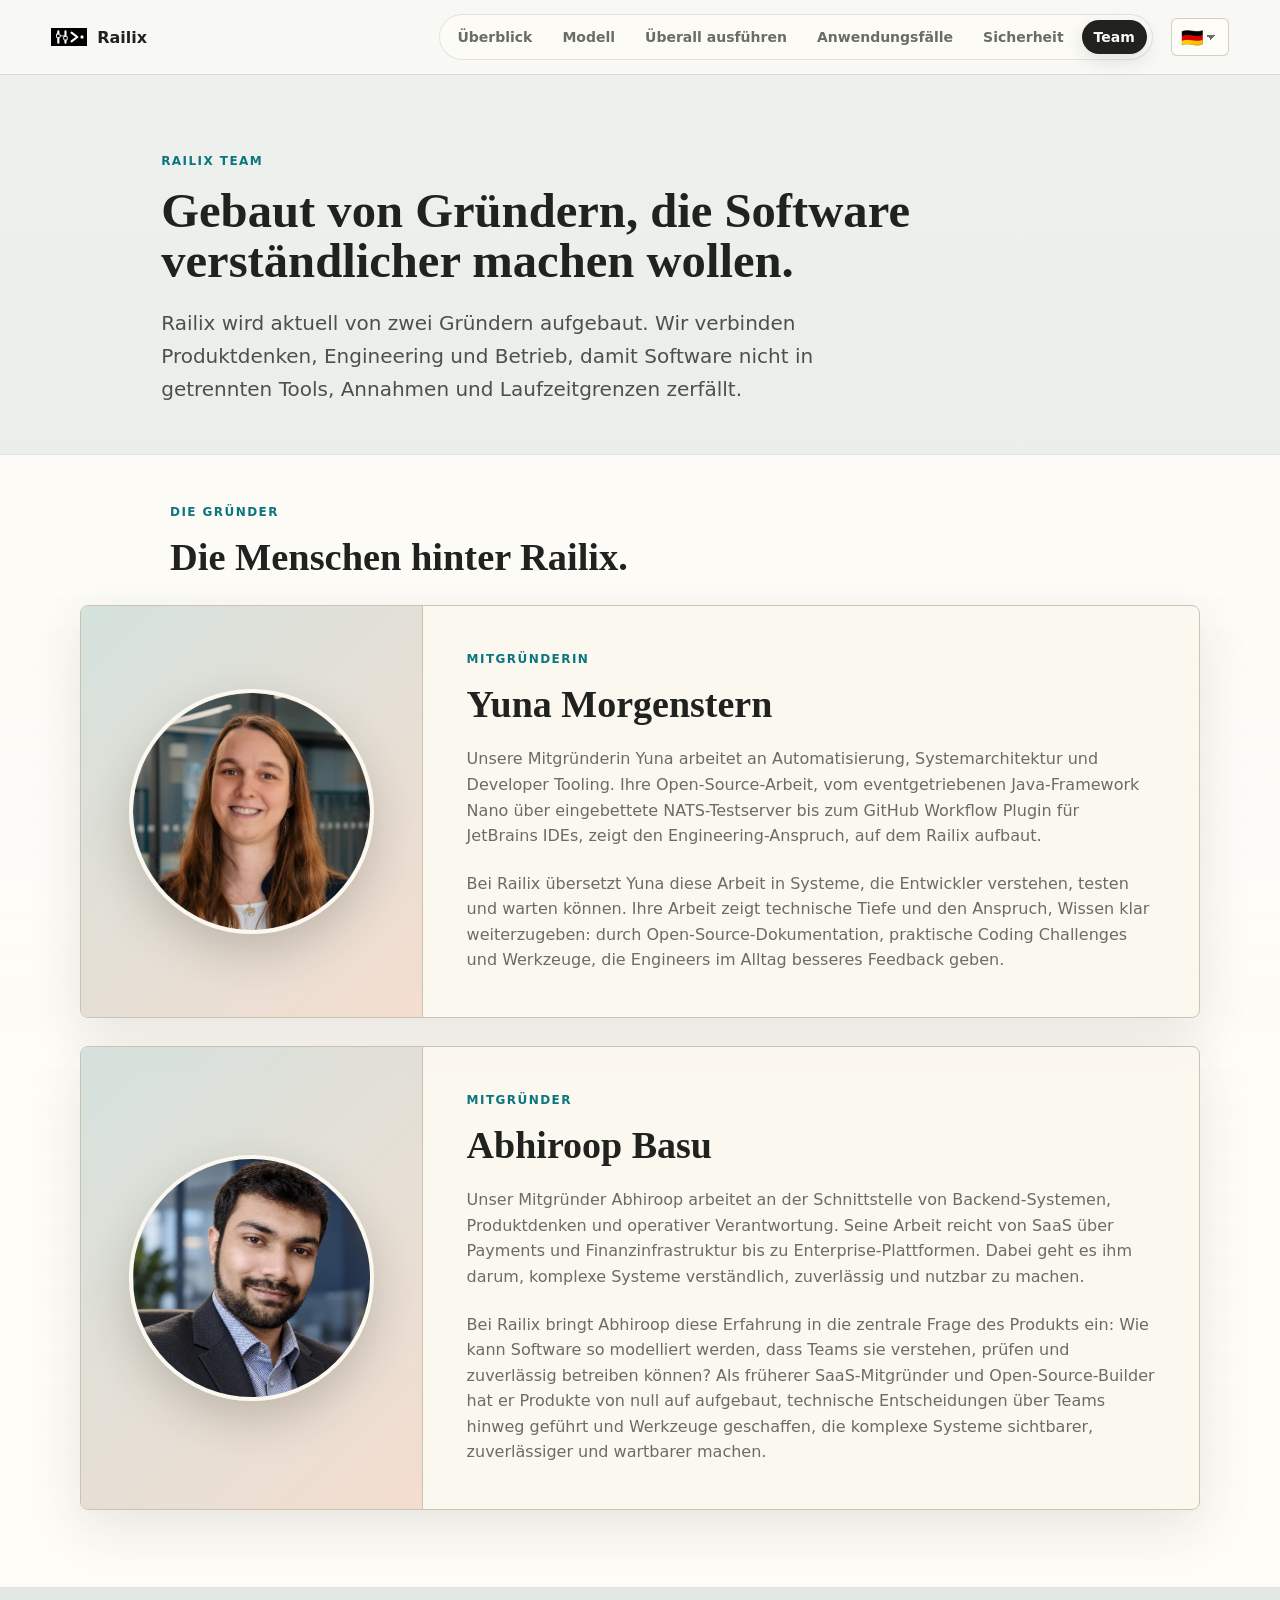
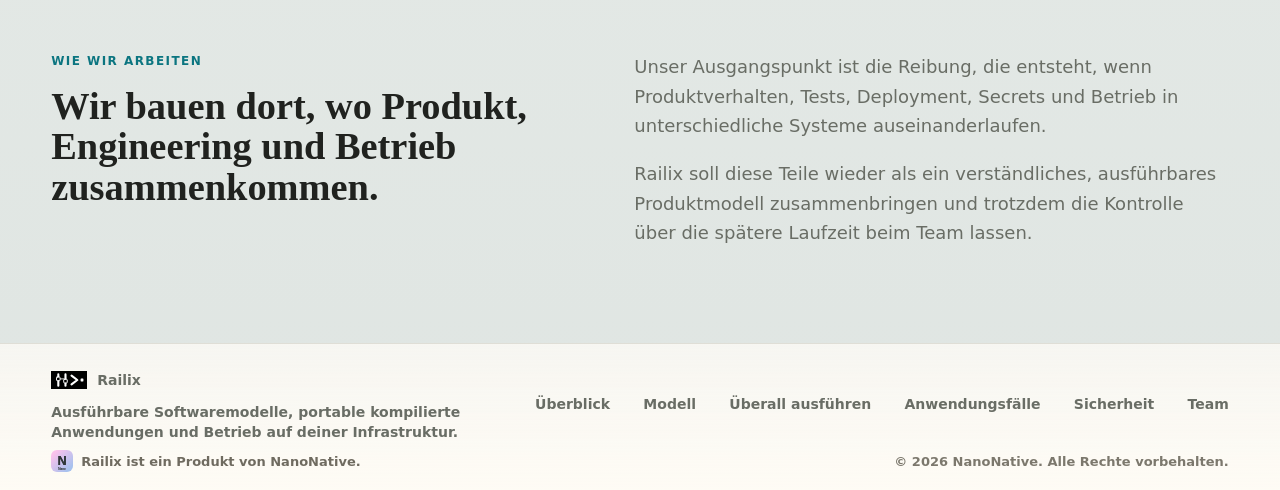
<file: team.html>
<!doctype html>
<html lang="de">
  <head>
    <meta charset="UTF-8" />
    <meta name="viewport" content="width=device-width, initial-scale=1.0" />
    <meta name="description" content="Lerne das Railix Team kennen. Railix wird aktuell von zwei Gründern aufgebaut." />
    <meta name="author" content="NanoNative Team" />
    <meta name="publisher" content="NanoNative" />
    <title>Railix | Team</title>
    <link rel="icon" href="public/railix-favicon.ico" sizes="any" />
    <link rel="icon" href="public/railix-app-icon.svg" type="image/svg+xml" />
    <link rel="apple-touch-icon" href="public/apple-touch-icon.png" />
    <link rel="manifest" href="site.webmanifest" />
    <meta name="theme-color" content="#071316" />
    <link rel="stylesheet" href="styles.css" />
    <script src="messages/de.js" defer></script>
    <script src="messages/en.js" defer></script>
    <script src="i18n.js" defer></script>
  </head>
  <body data-page="team">
    <header class="site-header">
      <a class="brand" href="index.html" aria-label="Railix Startseite"><span class="brand-mark"><img src="public/railix-mark.svg" alt="" /></span><span>Railix</span></a>
      <div class="header-actions">
        <button class="menu-toggle" type="button" aria-expanded="false" aria-controls="site-navigation" hidden></button>
        <nav id="site-navigation" class="site-tabs" aria-label="Hauptnavigation">
          <a href="index.html" data-i18n="nav.overview">Überblick</a>
          <a href="model.html" data-i18n="nav.model">Modell</a>
          <a href="run-anywhere.html" data-i18n="nav.runAnywhere">Überall ausführen</a>
          <a href="use-cases.html" data-i18n="nav.useCases">Anwendungsfälle</a>
          <a href="security.html" data-i18n="nav.security">Sicherheit</a>
          <a class="active" href="team.html" data-i18n="nav.team">Team</a>
        </nav>
        <div class="language-switch" aria-label="Sprache wählen">
          <select data-language-switch aria-label="Sprache wählen">
            <option value="de">🇩🇪</option>
            <option value="en">🇬🇧</option>
          </select>
        </div>
      </div>
    </header>

    <main>
      <section class="page-hero team-hero">
        <p class="eyebrow" data-i18n="team.eyebrow">Railix Team</p>
        <h1 data-i18n="team.h1">Gebaut von Gründern, die Software verständlicher machen wollen.</h1>
        <p data-i18n="team.intro">Railix wird aktuell von zwei Gründern aufgebaut. Wir verbinden Produktdenken, Engineering und Betrieb, damit Software nicht in getrennten Tools, Annahmen und Laufzeitgrenzen zerfällt.</p>
      </section>

      <section class="team-section section-band">
        <div class="team-section-heading">
          <p class="eyebrow" data-i18n="team.foundersEyebrow">Die Gründer</p>
          <h2 data-i18n="team.foundersTitle">Die Menschen hinter Railix.</h2>
        </div>
        <div class="founder-grid">
          <article class="founder-card">
            <div class="founder-photo-frame">
              <img src="public/yuna.webp" alt="Porträt von Yuna Morgenstern" data-i18n-alt="team.founderOneAlt" />
            </div>
            <div class="founder-copy">
              <p class="eyebrow" data-i18n="team.founderOneRole">Mitgründerin</p>
              <h2 data-i18n="team.founderOneName">Yuna Morgenstern</h2>
              <p data-i18n="team.founderOneText">Unsere Mitgründerin Yuna arbeitet an Automatisierung, Systemarchitektur und Developer Tooling. Ihre Open-Source-Arbeit, vom eventgetriebenen Java-Framework Nano über eingebettete NATS-Testserver bis zum GitHub Workflow Plugin für JetBrains IDEs, zeigt den Engineering-Anspruch, auf dem Railix aufbaut.</p>
              <p data-i18n="team.founderOneText2">Bei Railix übersetzt Yuna diese Arbeit in Systeme, die Entwickler verstehen, testen und warten können. Ihre Arbeit zeigt technische Tiefe und den Anspruch, Wissen klar weiterzugeben: durch Open-Source-Dokumentation, praktische Coding Challenges und Werkzeuge, die Engineers im Alltag besseres Feedback geben.</p>
            </div>
          </article>

          <article class="founder-card">
            <div class="founder-photo-frame">
              <img src="public/abhi.webp" alt="Porträt von Abhiroop Basu" data-i18n-alt="team.founderTwoAlt" />
            </div>
            <div class="founder-copy">
              <p class="eyebrow" data-i18n="team.founderTwoRole">Mitgründer</p>
              <h2 data-i18n="team.founderTwoName">Abhiroop Basu</h2>
              <p data-i18n="team.founderTwoText">Unser Mitgründer Abhiroop arbeitet an der Schnittstelle von Backend-Systemen, Produktdenken und operativer Verantwortung. Seine Arbeit reicht von SaaS über Payments und Finanzinfrastruktur bis zu Enterprise-Plattformen. Dabei geht es ihm darum, komplexe Systeme verständlich, zuverlässig und nutzbar zu machen.</p>
              <p data-i18n="team.founderTwoText2">Bei Railix bringt Abhiroop diese Erfahrung in die zentrale Frage des Produkts ein: Wie kann Software so modelliert werden, dass Teams sie verstehen, prüfen und zuverlässig betreiben können? Als früherer SaaS-Mitgründer und Open-Source-Builder hat er Produkte von null auf aufgebaut, technische Entscheidungen über Teams hinweg geführt und Werkzeuge geschaffen, die komplexe Systeme sichtbarer, zuverlässiger und wartbarer machen.</p>
            </div>
          </article>
        </div>
      </section>

      <section class="two-column team-note">
        <div>
          <p class="eyebrow" data-i18n="team.workingEyebrow">Wie wir arbeiten</p>
          <h2 data-i18n="team.workingTitle">Wir bauen dort, wo Produkt, Engineering und Betrieb zusammenkommen.</h2>
        </div>
        <div class="stacked-copy">
          <p data-i18n="team.workingText1">Unser Ausgangspunkt ist die Reibung, die entsteht, wenn Produktverhalten, Tests, Deployment, Secrets und Betrieb in unterschiedliche Systeme auseinanderlaufen.</p>
          <p data-i18n="team.workingText2">Railix soll diese Teile wieder als ein verständliches, ausführbares Produktmodell zusammenbringen und trotzdem die Kontrolle über die spätere Laufzeit beim Team lassen.</p>
        </div>
      </section>
    </main>

    <footer class="site-footer">
      <div class="footer-brand">
        <a class="brand footer-logo" href="index.html" aria-label="Railix Startseite">
          <span class="brand-mark"><img src="public/railix-mark.svg" alt="" /></span>
          <span>Railix</span>
        </a>
        <p data-i18n="footer.tagline">Ausführbare Softwaremodelle, portable kompilierte Anwendungen und Betrieb auf deiner Infrastruktur.</p>
        <a class="footer-publisher" href="https://nanonative.org/">
          <img src="public/nanonative-mark.svg" alt="" />
          <span data-i18n="footer.publisher">Railix ist ein Produkt von NanoNative.</span>
        </a>
        <span class="footer-copyright" data-i18n="footer.copyright">© 2026 NanoNative. Alle Rechte vorbehalten.</span>
      </div>
      <nav class="footer-links" aria-label="Footer Navigation">
        <a href="index.html" data-i18n="nav.overview">Überblick</a>
        <a href="model.html" data-i18n="nav.model">Modell</a>
        <a href="run-anywhere.html" data-i18n="nav.runAnywhere">Überall ausführen</a>
        <a href="use-cases.html" data-i18n="nav.useCases">Anwendungsfälle</a>
        <a href="security.html" data-i18n="nav.security">Sicherheit</a>
        <a href="team.html" data-i18n="nav.team">Team</a>
      </nav>
    </footer>
  </body>
</html>
</file>
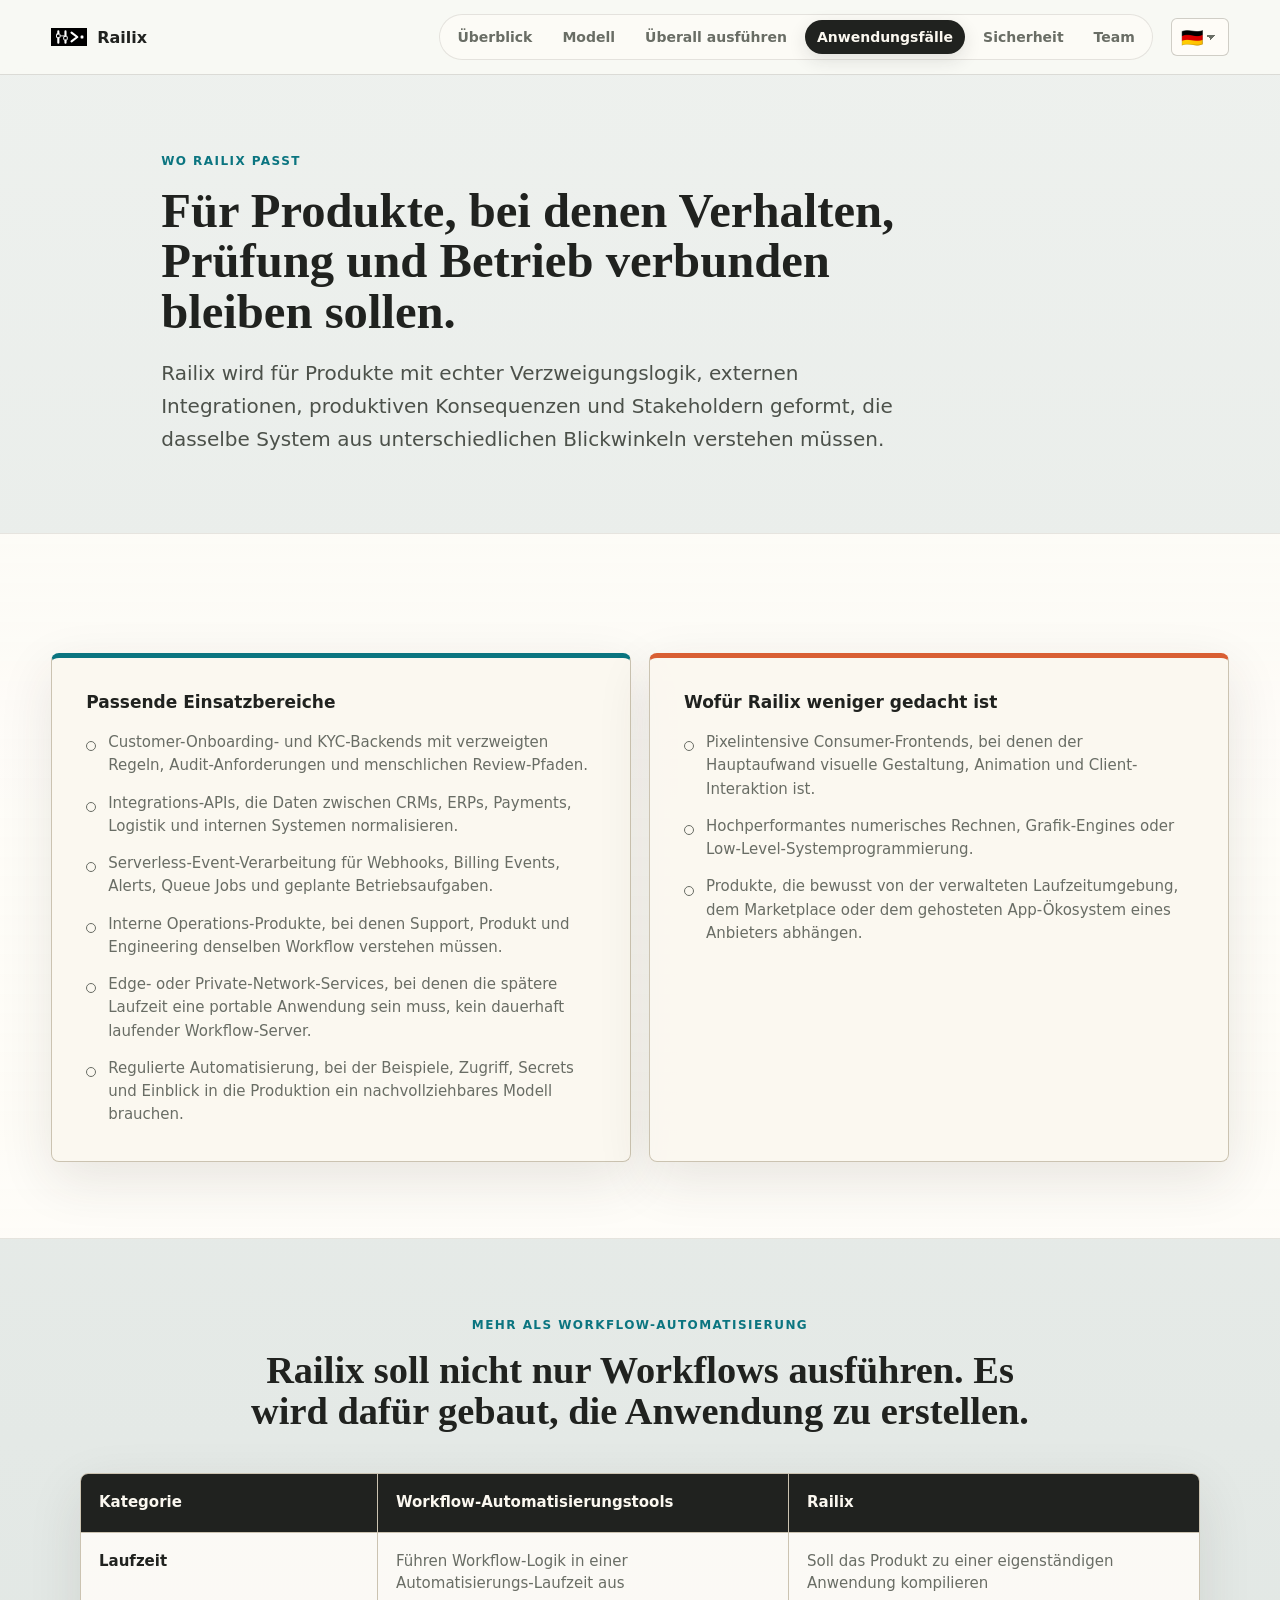
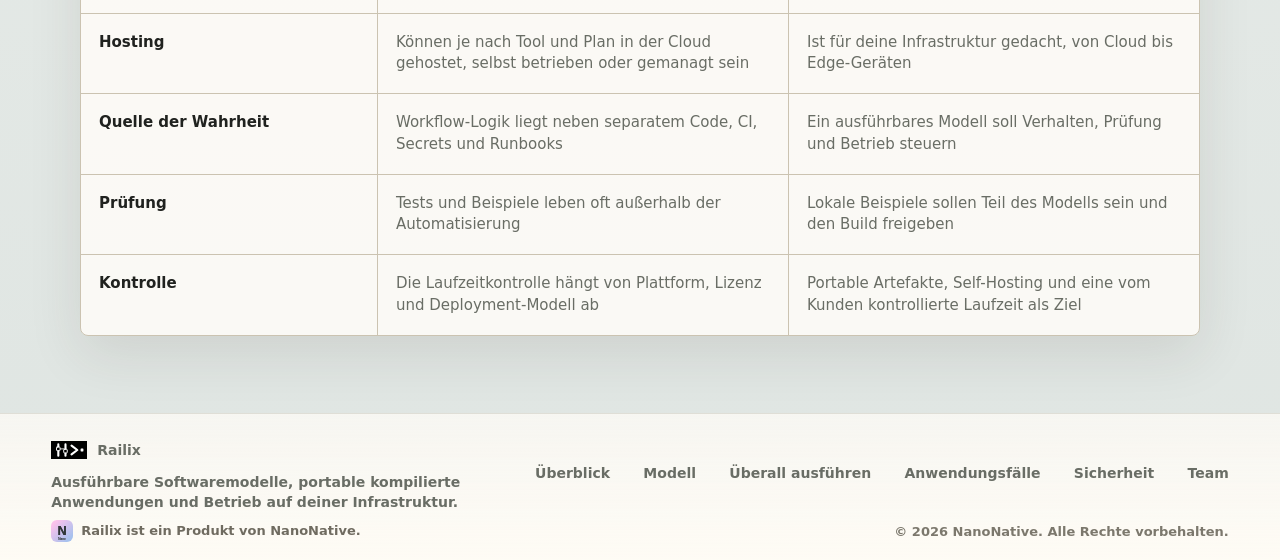
<file: use-cases.html>
<!doctype html>
<html lang="de">
  <head>
    <meta charset="UTF-8" />
    <meta name="viewport" content="width=device-width, initial-scale=1.0" />
    <meta name="description" content="Railix wird für Produktionssoftware geformt, bei der Verhalten, Prüfung, Deployment und Betrieb verbunden bleiben sollen." />
    <meta name="author" content="NanoNative Team" />
    <meta name="publisher" content="NanoNative" />
    <title>Railix | Anwendungsfälle</title>
    <link rel="icon" href="public/railix-favicon.ico" sizes="any" />
    <link rel="icon" href="public/railix-app-icon.svg" type="image/svg+xml" />
    <link rel="apple-touch-icon" href="public/apple-touch-icon.png" />
    <link rel="manifest" href="site.webmanifest" />
    <meta name="theme-color" content="#071316" />
    <link rel="stylesheet" href="styles.css" />
    <script src="messages/de.js" defer></script>
    <script src="messages/en.js" defer></script>
    <script src="i18n.js" defer></script>
  </head>
  <body data-page="useCases">
    <header class="site-header">
      <a class="brand" href="index.html" aria-label="Railix Startseite"><span class="brand-mark"><img src="public/railix-mark.svg" alt="" /></span><span>Railix</span></a>
      <div class="header-actions">
        <button class="menu-toggle" type="button" aria-expanded="false" aria-controls="site-navigation" hidden></button>
        <nav id="site-navigation" class="site-tabs" aria-label="Hauptnavigation">
          <a href="index.html" data-i18n="nav.overview">Überblick</a>
          <a href="model.html" data-i18n="nav.model">Modell</a>
          <a href="run-anywhere.html" data-i18n="nav.runAnywhere">Überall ausführen</a>
          <a class="active" href="use-cases.html" data-i18n="nav.useCases">Anwendungsfälle</a>
          <a href="security.html" data-i18n="nav.security">Sicherheit</a>
          <a href="team.html" data-i18n="nav.team">Team</a>
        </nav>
        <div class="language-switch" aria-label="Sprache wählen">
          <select data-language-switch aria-label="Sprache wählen">
            <option value="de">🇩🇪</option>
            <option value="en">🇬🇧</option>
          </select>
        </div>
      </div>
    </header>

    <main>
      <section class="page-hero">
        <p class="eyebrow" data-i18n="useCases.eyebrow">Wo Railix passt</p>
        <h1 data-i18n="useCases.h1">Für Produkte, bei denen Verhalten, Prüfung und Betrieb verbunden bleiben sollen.</h1>
        <p data-i18n="useCases.intro">Railix wird für Produkte mit echter Verzweigungslogik, externen Integrationen, produktiven Konsequenzen und Stakeholdern geformt, die dasselbe System aus unterschiedlichen Blickwinkeln verstehen müssen.</p>
      </section>

      <section class="fit section-band">
        <div class="fit-columns">
          <div class="fit-card good">
            <h3 data-i18n="useCases.goodTitle">Passende Einsatzbereiche</h3>
            <ul>
              <li data-i18n="useCases.good1">Customer-Onboarding- und KYC-Backends mit verzweigten Regeln, Audit-Anforderungen und menschlichen Review-Pfaden.</li>
              <li data-i18n="useCases.good2">Integrations-APIs, die Daten zwischen CRMs, ERPs, Payments, Logistik und internen Systemen normalisieren.</li>
              <li data-i18n="useCases.good3">Serverless Event Processor für Webhooks, Billing Events, Alerts, Queue Jobs und geplante Betriebsaufgaben.</li>
              <li data-i18n="useCases.good4">Interne Operations-Produkte, bei denen Support, Produkt und Engineering denselben Workflow verstehen müssen.</li>
              <li data-i18n="useCases.good5">Edge- oder Private-Network-Services, bei denen die spätere Laufzeit eine portable Anwendung sein muss, kein dauerhaft laufender Workflow-Server.</li>
              <li data-i18n="useCases.good6">Regulierte Automatisierung, bei der Beispiele, Zugriff, Secrets und Produktionssichtbarkeit ein nachvollziehbares Modell brauchen.</li>
            </ul>
          </div>
          <div class="fit-card caution">
            <h3 data-i18n="useCases.cautionTitle">Wofür Railix weniger gedacht ist</h3>
            <ul>
              <li data-i18n="useCases.caution1">Pixelintensive Consumer-Frontends, bei denen der Hauptaufwand visuelle Gestaltung, Animation und Client-Interaktion ist.</li>
              <li data-i18n="useCases.caution2">Hochperformantes numerisches Rechnen, Grafik-Engines oder Low-Level-Systemprogrammierung.</li>
              <li data-i18n="useCases.caution3">Produkte, die absichtlich von der verwalteten Laufzeitumgebung, dem Marketplace oder dem gehosteten App-Ökosystem eines Anbieters abhängen.</li>
            </ul>
          </div>
        </div>
      </section>

      <section class="comparison">
        <div class="section-heading narrow">
          <p class="eyebrow" data-i18n="useCases.comparisonEyebrow">Mehr als Workflow-Automatisierung</p>
          <h2 data-i18n="useCases.comparisonTitle">Railix soll nicht nur Workflows ausführen. Es wird dafür gebaut, die Anwendung zu erstellen.</h2>
        </div>
        <div class="comparison-table" role="table" aria-label="Railix Vergleich">
          <div class="table-row table-head" role="row">
            <span role="columnheader" data-i18n="useCases.category">Kategorie</span>
            <span role="columnheader" data-i18n="useCases.traditional">Workflow-Automatisierungstools</span>
            <span role="columnheader">Railix</span>
          </div>
          <div class="table-row" role="row"><span role="cell" data-i18n="useCases.runtime">Laufzeit</span><span role="cell" data-i18n="useCases.runtimeTraditional">Führen Workflow-Logik in einer Automatisierungs-Laufzeit aus</span><span role="cell" data-i18n="useCases.runtimeRailix">Soll das Produkt zu einer eigenständigen Anwendung kompilieren</span></div>
          <div class="table-row" role="row"><span role="cell" data-i18n="useCases.hosting">Hosting</span><span role="cell" data-i18n="useCases.hostingTraditional">Können je nach Tool und Plan in der Cloud gehostet, selbst betrieben oder gemanagt sein</span><span role="cell" data-i18n="useCases.hostingRailix">Ist für deine Infrastruktur gedacht, von Cloud bis Edge-Geräten</span></div>
          <div class="table-row" role="row"><span role="cell" data-i18n="useCases.source">Quelle der Wahrheit</span><span role="cell" data-i18n="useCases.sourceTraditional">Workflow-Logik liegt neben separatem Code, CI, Secrets und Runbooks</span><span role="cell" data-i18n="useCases.sourceRailix">Ein ausführbares Modell soll Verhalten, Prüfung und Betrieb steuern</span></div>
          <div class="table-row" role="row"><span role="cell" data-i18n="useCases.verification">Prüfung</span><span role="cell" data-i18n="useCases.verificationTraditional">Tests und Beispiele leben oft außerhalb der Automatisierung</span><span role="cell" data-i18n="useCases.verificationRailix">Lokale Beispiele sollen Teil des Modells sein und den Build freigeben</span></div>
          <div class="table-row" role="row"><span role="cell" data-i18n="useCases.ownership">Kontrolle</span><span role="cell" data-i18n="useCases.ownershipTraditional">Die Laufzeitkontrolle hängt von Plattform, Lizenz und Deployment-Modell ab</span><span role="cell" data-i18n="useCases.ownershipRailix">Portable Artefakte, Self-Hosting und eine vom Kunden kontrollierte Laufzeit als Ziel</span></div>
        </div>
      </section>
    </main>

    <footer class="site-footer">
      <div class="footer-brand">
        <a class="brand footer-logo" href="index.html" aria-label="Railix Startseite">
          <span class="brand-mark"><img src="public/railix-mark.svg" alt="" /></span>
          <span>Railix</span>
        </a>
        <p data-i18n="footer.tagline">Ausführbare Softwaremodelle, portable kompilierte Anwendungen und Betrieb auf deiner Infrastruktur.</p>
        <a class="footer-publisher" href="https://nanonative.org/">
          <img src="public/nanonative-mark.svg" alt="" />
          <span data-i18n="footer.publisher">Railix ist ein Produkt von NanoNative.</span>
        </a>
        <span class="footer-copyright" data-i18n="footer.copyright">© 2026 NanoNative. Alle Rechte vorbehalten.</span>
      </div>
      <nav class="footer-links" aria-label="Footer Navigation">
        <a href="index.html" data-i18n="nav.overview">Überblick</a>
        <a href="model.html" data-i18n="nav.model">Modell</a>
        <a href="run-anywhere.html" data-i18n="nav.runAnywhere">Überall ausführen</a>
        <a href="use-cases.html" data-i18n="nav.useCases">Anwendungsfälle</a>
        <a href="security.html" data-i18n="nav.security">Sicherheit</a>
        <a href="team.html" data-i18n="nav.team">Team</a>
      </nav>
    </footer>
  </body>
</html>
</file>
<file: styles.css>
:root {
  color-scheme: light;
  --paper: #f5f7f7;
  --ink: #20221f;
  --muted: #696d65;
  --line: #cbc3b1;
  --teal: #0b7580;
  --teal-dark: #094c53;
  --orange: #d95f33;
  --white: #fbf8f0;
  --surface: rgba(251, 248, 240, 0.74);
  --surface-strong: rgba(251, 248, 240, 0.9);
  --shadow: 0 24px 70px rgba(51, 47, 38, 0.16);
  --soft-shadow: 0 18px 54px rgba(51, 47, 38, 0.11);
  font-family:
    Inter, ui-sans-serif, system-ui, -apple-system, BlinkMacSystemFont, "Segoe UI",
    sans-serif;
}

* {
  box-sizing: border-box;
}

html {
  background: var(--paper);
  color: var(--ink);
  scroll-behavior: smooth;
}

body {
  margin: 0;
  min-width: 320px;
  background: linear-gradient(180deg, #eef1ee 0%, #dfe5e2 100%);
}

a {
  color: inherit;
  text-decoration: none;
}

img {
  display: block;
  max-width: 100%;
}

.site-header {
  display: flex;
  align-items: center;
  justify-content: space-between;
  gap: 24px;
  padding: 14px clamp(18px, 4vw, 54px);
  border-bottom: 1px solid rgba(87, 83, 71, 0.18);
  background: rgba(251, 250, 246, 0.82);
  backdrop-filter: blur(20px) saturate(1.1);
}

.brand {
  display: inline-flex;
  align-items: center;
  gap: 10px;
  font-weight: 800;
  letter-spacing: 0;
}

.brand-mark {
  display: grid;
  width: 36px;
  height: 28px;
  place-items: center;
}

.brand-mark img {
  width: 100%;
  height: auto;
}

nav {
  display: flex;
  align-items: center;
  gap: clamp(14px, 2.6vw, 28px);
  color: var(--muted);
  font-size: 14px;
  font-weight: 700;
}

.header-actions {
  display: flex;
  min-width: 0;
  align-items: center;
  gap: 18px;
}

.menu-toggle {
  display: none;
}

.site-tabs {
  flex-wrap: wrap;
  justify-content: flex-end;
  gap: 6px;
  padding: 5px;
  border: 1px solid rgba(87, 83, 71, 0.14);
  border-radius: 999px;
  background: rgba(255, 253, 248, 0.56);
}

.language-switch {
  display: inline-flex;
  align-items: center;
  flex: 0 0 auto;
  position: relative;
}

.language-switch select {
  min-width: 58px;
  min-height: 38px;
  padding: 0 24px 0 9px;
  border: 1px solid rgba(87, 83, 71, 0.28);
  border-radius: 6px;
  appearance: none;
  background:
    linear-gradient(45deg, transparent 50%, var(--muted) 50%) right 17px center / 5px 5px no-repeat,
    linear-gradient(135deg, var(--muted) 50%, transparent 50%) right 12px center / 5px 5px no-repeat,
    rgba(255, 253, 248, 0.76);
  color: var(--ink);
  font: inherit;
  font-size: 18px;
  font-weight: 900;
  cursor: pointer;
}

.language-switch select:hover {
  border-color: rgba(87, 83, 71, 0.42);
  background-color: rgba(255, 253, 248, 0.92);
}

.language-switch select:focus-visible {
  outline: 2px solid rgba(11, 117, 128, 0.35);
  outline-offset: 2px;
}

nav a {
  white-space: nowrap;
}

nav a:hover {
  color: var(--ink);
}

.site-tabs a {
  display: inline-flex;
  min-height: 34px;
  align-items: center;
  padding: 0 12px;
  border-radius: 999px;
  transition:
    background 160ms ease,
    color 160ms ease;
}

.site-tabs a.active {
  background: var(--ink);
  box-shadow: 0 6px 18px rgba(32, 34, 31, 0.12);
  color: var(--white);
}

.site-tabs a:hover {
  color: var(--ink);
  background: rgba(255, 253, 248, 0.78);
}

.site-tabs a.active:hover {
  color: var(--white);
  background: var(--ink);
}

.hero {
  display: grid;
  align-items: center;
  padding: clamp(38px, 5.5vw, 72px) clamp(18px, 4vw, 54px) clamp(42px, 5.5vw, 68px);
}

.hero-with-video {
  position: relative;
  isolation: isolate;
  grid-template-columns: minmax(0, 760px) minmax(0, 1fr);
  gap: clamp(32px, 5vw, 72px);
  min-height: min(820px, calc(100vh - 64px));
  overflow: hidden;
  background: #0a1719;
}

.hero-with-video::before {
  position: absolute;
  inset: 0;
  z-index: -1;
  background:
    linear-gradient(90deg, rgba(7, 16, 17, 0.86) 0%, rgba(7, 16, 17, 0.7) 38%, rgba(7, 16, 17, 0.26) 72%, rgba(7, 16, 17, 0.12) 100%),
    linear-gradient(180deg, rgba(7, 16, 17, 0.36) 0%, rgba(7, 16, 17, 0.08) 46%, rgba(7, 16, 17, 0.66) 100%);
  content: "";
}

.hero-background {
  position: absolute;
  inset: 0;
  z-index: -2;
  overflow: hidden;
  background: #0a1719;
}

.hero-background video {
  width: 100%;
  height: 100%;
  object-fit: cover;
  object-position: center;
  opacity: 0.92;
}

.hero-copy {
  max-width: 660px;
  padding-top: clamp(0px, 1vw, 12px);
}

.hero-with-video .hero-copy {
  position: relative;
  max-width: 720px;
}

.hero-with-video .eyebrow {
  color: #74d1ca;
}

.hero-with-video h1 {
  max-width: 740px;
  color: var(--white);
  text-shadow: 0 18px 54px rgba(0, 0, 0, 0.36);
}

.hero-with-video .hero-text {
  max-width: 660px;
  color: rgba(251, 248, 240, 0.82);
}

.vision-hero {
  position: relative;
  padding: 0;
  background: #0a1719;
}

.vision-hero video {
  display: block;
  width: 100%;
  height: auto;
  max-height: calc(100vh - 64px);
  background: #0a1719;
  object-fit: contain;
}

.video-audio-toggle {
  position: absolute;
  left: 50%;
  bottom: clamp(14px, 2.8vw, 28px);
  display: grid;
  width: 38px;
  height: 38px;
  place-items: center;
  border: 1px solid rgba(251, 248, 240, 0.38);
  border-radius: 50%;
  background: rgba(10, 23, 25, 0.68);
  box-shadow: 0 14px 38px rgba(0, 0, 0, 0.22);
  color: var(--white);
  cursor: pointer;
  transform: translateX(-50%);
  backdrop-filter: blur(14px) saturate(1.15);
}

.sound-icon {
  position: relative;
  width: 18px;
  height: 16px;
}

.sound-icon::before {
  position: absolute;
  left: 0;
  top: 5px;
  width: 6px;
  height: 6px;
  border-radius: 1px;
  background: currentColor;
  content: "";
}

.sound-icon::after {
  position: absolute;
  left: 5px;
  top: 1px;
  width: 9px;
  height: 14px;
  background: currentColor;
  clip-path: polygon(0 32%, 100% 0, 100% 100%, 0 68%);
  content: "";
}

.video-audio-toggle::after {
  position: absolute;
  width: 22px;
  height: 2px;
  border-radius: 999px;
  background: currentColor;
  content: "";
  transform: rotate(-42deg);
  transform-origin: center;
}

.video-audio-toggle[aria-pressed="true"]::after {
  display: none;
}

.video-audio-toggle:hover,
.video-audio-toggle[aria-pressed="true"] {
  border-color: rgba(116, 209, 202, 0.78);
  background: rgba(11, 117, 128, 0.74);
}

.video-audio-toggle:focus-visible {
  outline: 2px solid rgba(116, 209, 202, 0.88);
  outline-offset: 3px;
}

.eyebrow {
  margin: 0 0 14px;
  color: var(--teal);
  font-size: 12px;
  font-weight: 900;
  letter-spacing: 0.12em;
  text-transform: uppercase;
}

h1,
h2,
h3,
p {
  overflow-wrap: anywhere;
}

h1 {
  margin: 0;
  max-width: 760px;
  font-family: Georgia, "Times New Roman", serif;
  font-size: clamp(42px, 5.8vw, 76px);
  font-weight: 700;
  letter-spacing: 0;
  line-height: 0.96;
}

h2 {
  margin: 0;
  font-family: Georgia, "Times New Roman", serif;
  font-size: clamp(28px, 3vw, 40px);
  font-weight: 700;
  letter-spacing: 0;
  line-height: 1.06;
}

h3 {
  margin: 0 0 10px;
  font-size: 17px;
  line-height: 1.25;
}

p {
  color: var(--muted);
  font-size: 18px;
  line-height: 1.65;
}

main {
  overflow: hidden;
}

.hero-text {
  max-width: 620px;
  margin: 22px 0 0;
  color: #4c514a;
  font-size: clamp(18px, 2vw, 22px);
}

.button {
  display: inline-flex;
  min-height: 46px;
  align-items: center;
  justify-content: center;
  padding: 12px 20px;
  border: 1px solid var(--ink);
  border-radius: 4px;
  font-weight: 850;
  transition:
    transform 160ms ease,
    box-shadow 160ms ease,
    background 160ms ease;
}

.button:hover {
  transform: translateY(-1px);
  box-shadow: 0 14px 28px rgba(51, 47, 38, 0.12);
}

.button.primary {
  background: var(--ink);
  color: var(--white);
}

.section-band {
  border-block: 1px solid rgba(87, 83, 71, 0.14);
  background:
    linear-gradient(180deg, rgba(255, 253, 248, 0.76), rgba(255, 253, 248, 0.9)),
    rgba(255, 253, 248, 0.68);
}

.problem,
.model,
.two-column,
.deployment,
.fit,
.comparison,
.contact-section,
.team-section,
.technical,
.page-hero,
.final-callout {
  padding: clamp(48px, 6vw, 82px) clamp(18px, 4vw, 54px);
}

.page-hero {
  max-width: 1060px;
  margin: 0 auto;
}

.page-hero h1 {
  max-width: 820px;
  font-size: clamp(34px, 3.8vw, 52px);
  line-height: 1.04;
}

.page-hero p:not(.eyebrow) {
  max-width: 740px;
  margin: 20px 0 0;
  color: #4c514a;
  font-size: clamp(17px, 1.7vw, 20px);
}

.section-heading {
  display: grid;
  grid-template-columns: minmax(0, 0.9fr) minmax(300px, 1.1fr);
  gap: 32px;
  align-items: end;
  max-width: 1180px;
  margin: 0 auto 34px;
}

.section-heading.narrow {
  display: block;
  max-width: 820px;
  text-align: center;
}

.problem-grid {
  display: grid;
  grid-template-columns: repeat(4, minmax(0, 1fr));
  gap: 14px;
  max-width: 1180px;
  margin: 0 auto;
}

.problem-grid article,
.deployment-grid article,
.technical-grid article,
.flow-line article,
.security-list article,
.fit-card {
  background: var(--surface-strong);
  box-shadow: 0 1px 0 rgba(255, 255, 255, 0.78) inset;
}

.problem-grid article {
  min-height: 210px;
  padding: 24px;
  border: 1px solid rgba(203, 195, 177, 0.8);
  border-radius: 8px;
}

.problem-grid p,
.deployment-grid p,
.technical-grid p,
.flow-line p,
.security-list p {
  margin: 0;
  font-size: 15px;
  line-height: 1.55;
}

.problem-grid h3,
.deployment-grid h3,
.technical-grid h3,
.flow-line h3,
.security-list h3,
.fit-card h3 {
  max-width: 95%;
}

.technical-grid {
  display: grid;
  grid-template-columns: repeat(4, minmax(0, 1fr));
  gap: 14px;
  max-width: 1180px;
  margin: 0 auto;
}

.technical-grid article {
  min-height: 190px;
  padding: 22px;
  border: 1px solid rgba(203, 195, 177, 0.8);
  border-radius: 8px;
}

.deployment-grid {
  display: grid;
  grid-template-columns: repeat(3, minmax(0, 1fr));
  gap: 18px;
  max-width: 1180px;
  margin: 0 auto;
}

.deployment-grid article {
  min-height: 250px;
  padding: 26px;
  border: 1px solid var(--line);
  border-top: 5px solid var(--teal);
  border-radius: 8px;
  box-shadow: var(--soft-shadow);
}

.flow-line {
  position: relative;
  display: grid;
  grid-template-columns: repeat(4, minmax(0, 1fr));
  gap: 18px;
  max-width: 1180px;
  margin: 36px auto 0;
}

.flow-line::before {
  position: absolute;
  top: 42px;
  right: 10%;
  left: 10%;
  height: 2px;
  background: var(--teal);
  content: "";
}

.flow-line article {
  position: relative;
  min-height: 218px;
  padding: 24px;
  border: 1px solid var(--line);
  border-radius: 8px;
  box-shadow: var(--soft-shadow);
}

.flow-line span {
  display: grid;
  width: 38px;
  height: 38px;
  place-items: center;
  margin-bottom: 28px;
  border: 1px solid var(--teal);
  background: var(--paper);
  color: var(--teal-dark);
  font-weight: 900;
}

.two-column {
  display: grid;
  grid-template-columns: minmax(0, 0.92fr) minmax(320px, 1.08fr);
  gap: clamp(34px, 6vw, 84px);
  max-width: 1288px;
  margin: 0 auto;
}

.stacked-copy p:first-child,
.ownership-panel p {
  margin-top: 0;
}

.ownership-panel {
  max-width: 1180px;
  margin: 0 auto;
  padding: clamp(26px, 4vw, 42px);
  border: 1px solid var(--line);
  border-left: 6px solid var(--orange);
  border-radius: 8px;
  background: var(--surface-strong);
  box-shadow: var(--soft-shadow);
}

.ownership-points {
  display: flex;
  flex-wrap: wrap;
  gap: 10px;
  margin-top: 28px;
}

.ownership-points span {
  padding: 9px 12px;
  border: 1px solid rgba(217, 95, 51, 0.42);
  border-radius: 999px;
  background: #fff4ed;
  color: #74351f;
  font-size: 14px;
  font-weight: 800;
}

.fit-columns {
  display: grid;
  grid-template-columns: repeat(2, minmax(0, 1fr));
  gap: 18px;
  max-width: 1180px;
  margin: 42px auto 0;
}

.fit-card {
  padding: clamp(24px, 4vw, 34px);
  border: 1px solid var(--line);
  border-radius: 8px;
  box-shadow: var(--soft-shadow);
}

.fit-card.good {
  border-top: 5px solid var(--teal);
}

.fit-card.caution {
  border-top: 5px solid var(--orange);
}

.fit-card ul {
  display: grid;
  gap: 14px;
  margin: 18px 0 0;
  padding: 0;
  list-style: none;
}

.fit-card li {
  position: relative;
  padding-left: 22px;
  color: var(--muted);
  font-size: 15px;
  line-height: 1.55;
}

.fit-card li::before {
  position: absolute;
  top: 0.68em;
  left: 0;
  width: 8px;
  height: 8px;
  border: 1px solid currentColor;
  border-radius: 50%;
  content: "";
}

.security-list {
  display: grid;
  gap: 14px;
}

.security-list article {
  padding: 22px;
  border: 1px solid var(--line);
  border-radius: 8px;
  box-shadow: var(--soft-shadow);
}

.comparison-table {
  max-width: 1120px;
  margin: 42px auto 0;
  border: 1px solid var(--line);
  border-radius: 8px;
  overflow: hidden;
  background: rgba(255, 253, 248, 0.85);
  box-shadow: var(--soft-shadow);
}

.table-row {
  display: grid;
  grid-template-columns: 0.72fr 1fr 1fr;
  border-top: 1px solid var(--line);
}

.table-row:first-child {
  border-top: 0;
}

.table-row span {
  min-width: 0;
  padding: 18px;
  border-left: 1px solid var(--line);
  color: var(--muted);
  font-size: 15px;
  line-height: 1.45;
}

.table-row span:first-child {
  border-left: 0;
  color: var(--ink);
  font-weight: 850;
}

.table-head {
  background: var(--ink);
}

.table-head span,
.table-head span:first-child {
  color: var(--white);
  font-weight: 850;
}

.final-callout {
  max-width: 980px;
  margin: 0 auto;
  text-align: center;
}

.final-callout p {
  max-width: 760px;
  margin: 20px auto 26px;
}

.contact-hero {
  padding-bottom: clamp(28px, 4vw, 48px);
}

.contact-section {
  padding-top: clamp(28px, 4vw, 48px);
}

.team-hero {
  padding-bottom: clamp(28px, 4vw, 48px);
}

.team-section {
  padding-top: clamp(28px, 4vw, 48px);
}

.team-section-heading {
  max-width: 940px;
  margin: 0 auto 28px;
}

.founder-grid {
  display: grid;
  grid-template-columns: 1fr;
  gap: 28px;
  max-width: 1120px;
  margin: 0 auto;
}

.founder-card {
  display: grid;
  grid-template-columns: minmax(260px, 0.44fr) minmax(0, 1fr);
  overflow: hidden;
  border: 1px solid var(--line);
  border-radius: 8px;
  background: var(--surface-strong);
  box-shadow: var(--soft-shadow);
}

.founder-photo-frame {
  display: grid;
  min-height: 100%;
  place-items: center;
  border-right: 1px solid var(--line);
  background:
    linear-gradient(135deg, rgba(11, 117, 128, 0.15), rgba(217, 95, 51, 0.16)),
    rgba(248, 245, 237, 0.82);
}

.founder-photo-frame img {
  width: min(72%, 260px);
  aspect-ratio: 1;
  border: 4px solid var(--white);
  border-radius: 50%;
  box-shadow: 0 18px 46px rgba(51, 47, 38, 0.22);
  object-fit: cover;
  object-position: center;
}

.founder-copy {
  display: flex;
  flex-direction: column;
  justify-content: flex-start;
  padding: clamp(28px, 4vw, 44px);
}

.founder-copy h2 {
  font-size: clamp(28px, 3vw, 38px);
}

.founder-copy p:not(.eyebrow) {
  max-width: 760px;
  margin: 22px 0 0;
  font-size: 16px;
  line-height: 1.6;
}

.team-note {
  padding-top: clamp(44px, 5vw, 68px);
}

.contact-card {
  display: grid;
  gap: 18px;
  max-width: 920px;
  margin: 0 auto;
  padding: clamp(24px, 4vw, 38px);
  border: 1px solid var(--line);
  border-left: 6px solid var(--teal);
  border-radius: 8px;
  background: var(--surface-strong);
  box-shadow: var(--soft-shadow);
}

.contact-field span,
.message-draft span {
  display: block;
  margin-bottom: 8px;
  color: var(--teal);
  font-size: 12px;
  font-weight: 900;
  letter-spacing: 0.12em;
  text-transform: uppercase;
}

.contact-field p {
  margin: 0;
  color: var(--ink);
  font-size: 20px;
  font-weight: 800;
}

.message-draft pre {
  overflow-x: auto;
  margin: 0;
  padding: 22px;
  border: 1px solid var(--line);
  border-radius: 4px;
  background: rgba(248, 245, 237, 0.72);
  color: var(--ink);
  font-family:
    ui-monospace, SFMono-Regular, Menlo, Monaco, Consolas, "Liberation Mono",
    monospace;
  font-size: 15px;
  line-height: 1.6;
  white-space: pre-wrap;
}

.site-footer {
  display: grid;
  grid-template-areas:
    "logo nav"
    "tagline nav"
    "publisher copyright";
  grid-template-columns: minmax(0, 1fr) auto;
  align-items: center;
  gap: 8px clamp(24px, 4vw, 54px);
  padding: 22px clamp(18px, 4vw, 54px) 18px;
  border-top: 1px solid rgba(87, 83, 71, 0.18);
  background:
    linear-gradient(180deg, rgba(248, 245, 237, 0.58), rgba(255, 252, 245, 0.94)),
    var(--paper);
  color: var(--muted);
  font-size: 14px;
}

.footer-brand {
  display: contents;
}

.footer-logo {
  grid-area: logo;
}

.footer-brand p {
  grid-area: tagline;
  max-width: 760px;
  margin: 0;
  color: var(--muted);
  font-size: 14px;
  font-weight: 650;
  line-height: 1.45;
}

.footer-publisher {
  display: inline-flex;
  grid-area: publisher;
  align-items: center;
  gap: 8px;
  justify-self: start;
  color: rgba(87, 83, 71, 0.86);
  font-size: 13px;
  font-weight: 760;
  line-height: 1.35;
  text-decoration: none;
}

.footer-publisher img {
  width: 22px;
  height: 22px;
  border-radius: 6px;
  flex: 0 0 auto;
}

.footer-publisher:hover {
  color: var(--teal);
}

.footer-copyright {
  display: block;
  grid-area: copyright;
  justify-self: end;
  margin: 0;
  color: rgba(87, 83, 71, 0.78);
  font-size: 13px;
  font-weight: 720;
  white-space: nowrap;
}

.footer-links {
  display: flex;
  grid-area: nav;
  flex-wrap: wrap;
  align-items: center;
  gap: 10px clamp(18px, 2.6vw, 34px);
  justify-self: end;
  justify-content: flex-end;
  max-width: 780px;
  padding: 0;
}

.footer-links a {
  display: inline-flex;
  align-items: center;
  min-height: 28px;
  color: var(--muted);
  font-weight: 760;
  line-height: 1.35;
  text-decoration: none;
}

.footer-links a:hover {
  color: var(--teal);
}

@media (max-width: 980px) {
  .hero,
  .two-column,
  .section-heading {
    grid-template-columns: 1fr;
  }

  .hero {
    min-height: auto;
    padding-top: 40px;
  }

  .hero-with-video {
    min-height: 680px;
  }

  .hero-with-video::before {
    background:
      linear-gradient(180deg, rgba(7, 16, 17, 0.76) 0%, rgba(7, 16, 17, 0.5) 48%, rgba(7, 16, 17, 0.84) 100%),
      linear-gradient(90deg, rgba(7, 16, 17, 0.7) 0%, rgba(7, 16, 17, 0.16) 100%);
  }

  .problem-grid,
  .deployment-grid,
  .technical-grid,
  .flow-line {
    grid-template-columns: repeat(2, minmax(0, 1fr));
  }

  .flow-line::before {
    display: none;
  }

  .site-footer {
    grid-template-areas:
      "logo"
      "nav"
      "tagline"
      "publisher"
      "copyright";
    grid-template-columns: 1fr;
    gap: 12px;
  }

  .footer-links {
    justify-self: start;
    justify-content: flex-start;
  }

  .footer-brand p {
    grid-area: tagline;
    max-width: none;
  }

  .footer-publisher {
    justify-self: start;
  }

  .footer-copyright {
    grid-area: copyright;
    justify-self: start;
    white-space: normal;
  }
}

@media (max-width: 720px) {
  .site-header {
    display: grid;
    grid-template-columns: minmax(0, 1fr) auto auto;
    gap: 12px 14px;
    align-items: center;
    padding: 12px 14px 10px;
  }

  .header-actions {
    display: contents;
  }

  .brand {
    grid-column: 1;
    grid-row: 1;
    min-width: 0;
  }

  .language-switch {
    grid-column: 3;
    grid-row: 1;
    justify-self: end;
  }

  .menu-toggle {
    grid-column: 2;
    grid-row: 1;
    gap: 7px;
    min-height: 38px;
    align-items: center;
    justify-content: center;
    padding: 0 13px;
    border: 1px solid rgba(87, 83, 71, 0.28);
    border-radius: 6px;
    background: rgba(255, 253, 248, 0.82);
    color: var(--ink);
    font: inherit;
    font-size: 14px;
    font-weight: 850;
    cursor: pointer;
  }

  .menu-toggle::after {
    width: 7px;
    height: 7px;
    border-right: 2px solid currentColor;
    border-bottom: 2px solid currentColor;
    transform: translateY(-2px) rotate(45deg);
    content: "";
  }

  .site-header.menu-ready .menu-toggle {
    display: inline-flex;
  }

  .menu-toggle:hover,
  .menu-toggle[aria-expanded="true"] {
    background: var(--ink);
    color: var(--white);
  }

  .menu-toggle:focus-visible {
    outline: 2px solid rgba(11, 117, 128, 0.35);
    outline-offset: 2px;
  }

  .site-tabs {
    grid-column: 1 / -1;
    grid-row: 2;
    width: 100%;
    overflow: hidden;
    flex-direction: column;
    flex-wrap: nowrap;
    align-items: stretch;
    justify-content: flex-start;
    max-width: 100%;
    padding: 6px;
    border-radius: 8px;
    background: rgba(255, 253, 248, 0.72);
    box-shadow: 0 12px 32px rgba(51, 47, 38, 0.12);
  }

  .site-header.menu-ready .site-tabs {
    display: none;
  }

  .site-header.menu-ready.menu-open .site-tabs {
    display: flex;
  }

  .site-tabs a {
    width: 100%;
    min-height: 38px;
    justify-content: flex-start;
    padding: 0 12px;
    border-radius: 6px;
    font-size: 13px;
  }

  .hero {
    padding-top: 30px;
  }

  .hero-with-video {
    min-height: 640px;
    padding-block: 84px 58px;
  }

  .hero-background video {
    object-position: 58% center;
  }

  h1 {
    font-size: clamp(38px, 13vw, 52px);
    line-height: 1;
  }

  h2 {
    font-size: clamp(27px, 9vw, 36px);
  }

  p {
    font-size: 16px;
    line-height: 1.58;
  }

  .button {
    width: 100%;
  }

  .problem-grid,
  .deployment-grid,
  .founder-grid,
  .founder-card,
  .fit-columns,
  .technical-grid,
  .flow-line {
    grid-template-columns: 1fr;
  }

  .founder-photo-frame {
    min-height: 260px;
    border-right: 0;
    border-bottom: 1px solid var(--line);
  }

  .founder-copy {
    padding: 24px;
  }

  .table-row,
  .table-head {
    display: block;
  }

  .table-row span {
    display: block;
    border-top: 1px solid rgba(203, 195, 177, 0.72);
    border-left: 0;
  }

  .table-row span:first-child {
    border-top: 0;
    background: rgba(238, 231, 215, 0.64);
  }

  .table-head span:first-child {
    background: transparent;
  }

  .site-footer {
    grid-template-areas:
      "logo"
      "tagline"
      "publisher"
      "nav"
      "copyright";
    gap: 12px;
    padding: 24px 18px 20px;
  }

  .footer-brand p {
    font-size: 14px;
    line-height: 1.5;
  }

  .footer-links {
    display: grid;
    grid-template-columns: repeat(2, minmax(0, 1fr));
    gap: 6px 14px;
    justify-self: stretch;
    max-width: none;
    padding-top: 0;
  }

  .footer-links a {
    min-height: 32px;
    align-items: center;
    overflow-wrap: anywhere;
  }
}

@media (max-width: 380px) {
  .footer-links {
    grid-template-columns: 1fr;
  }
}
</file>
